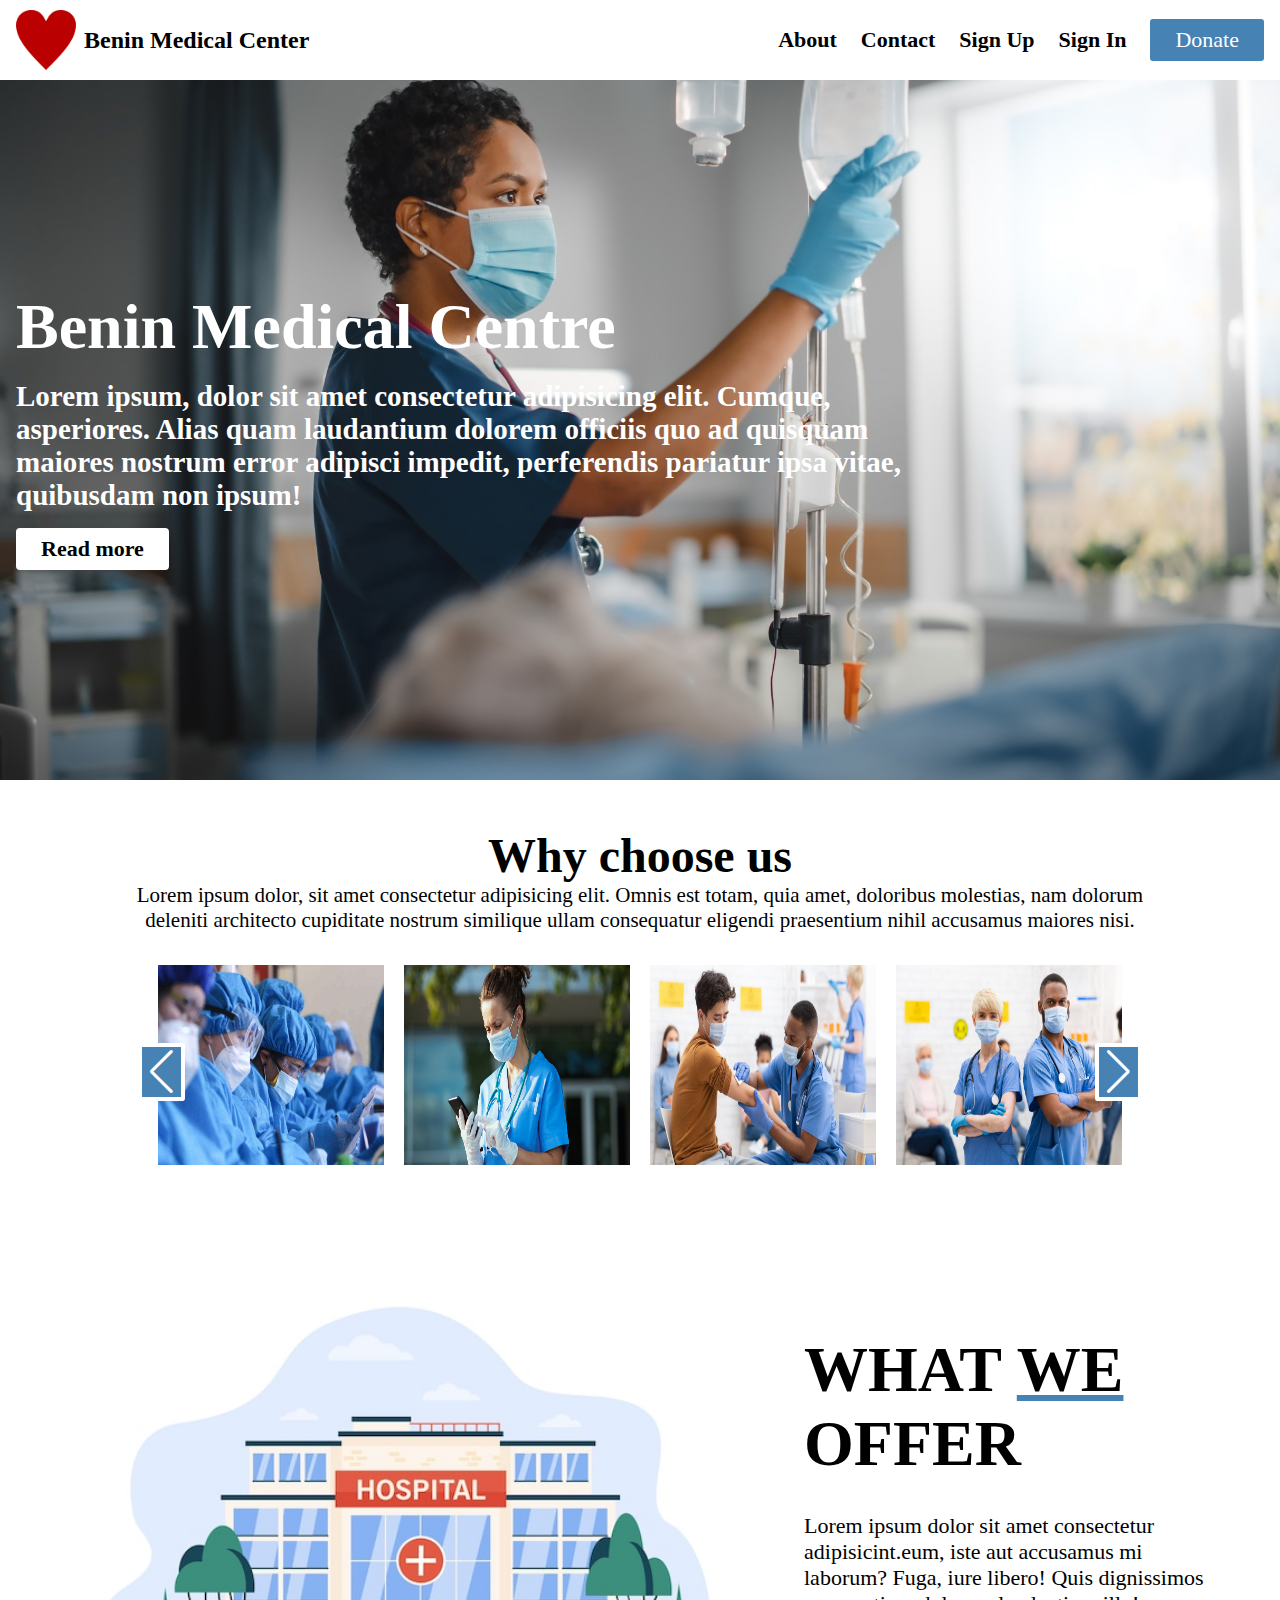
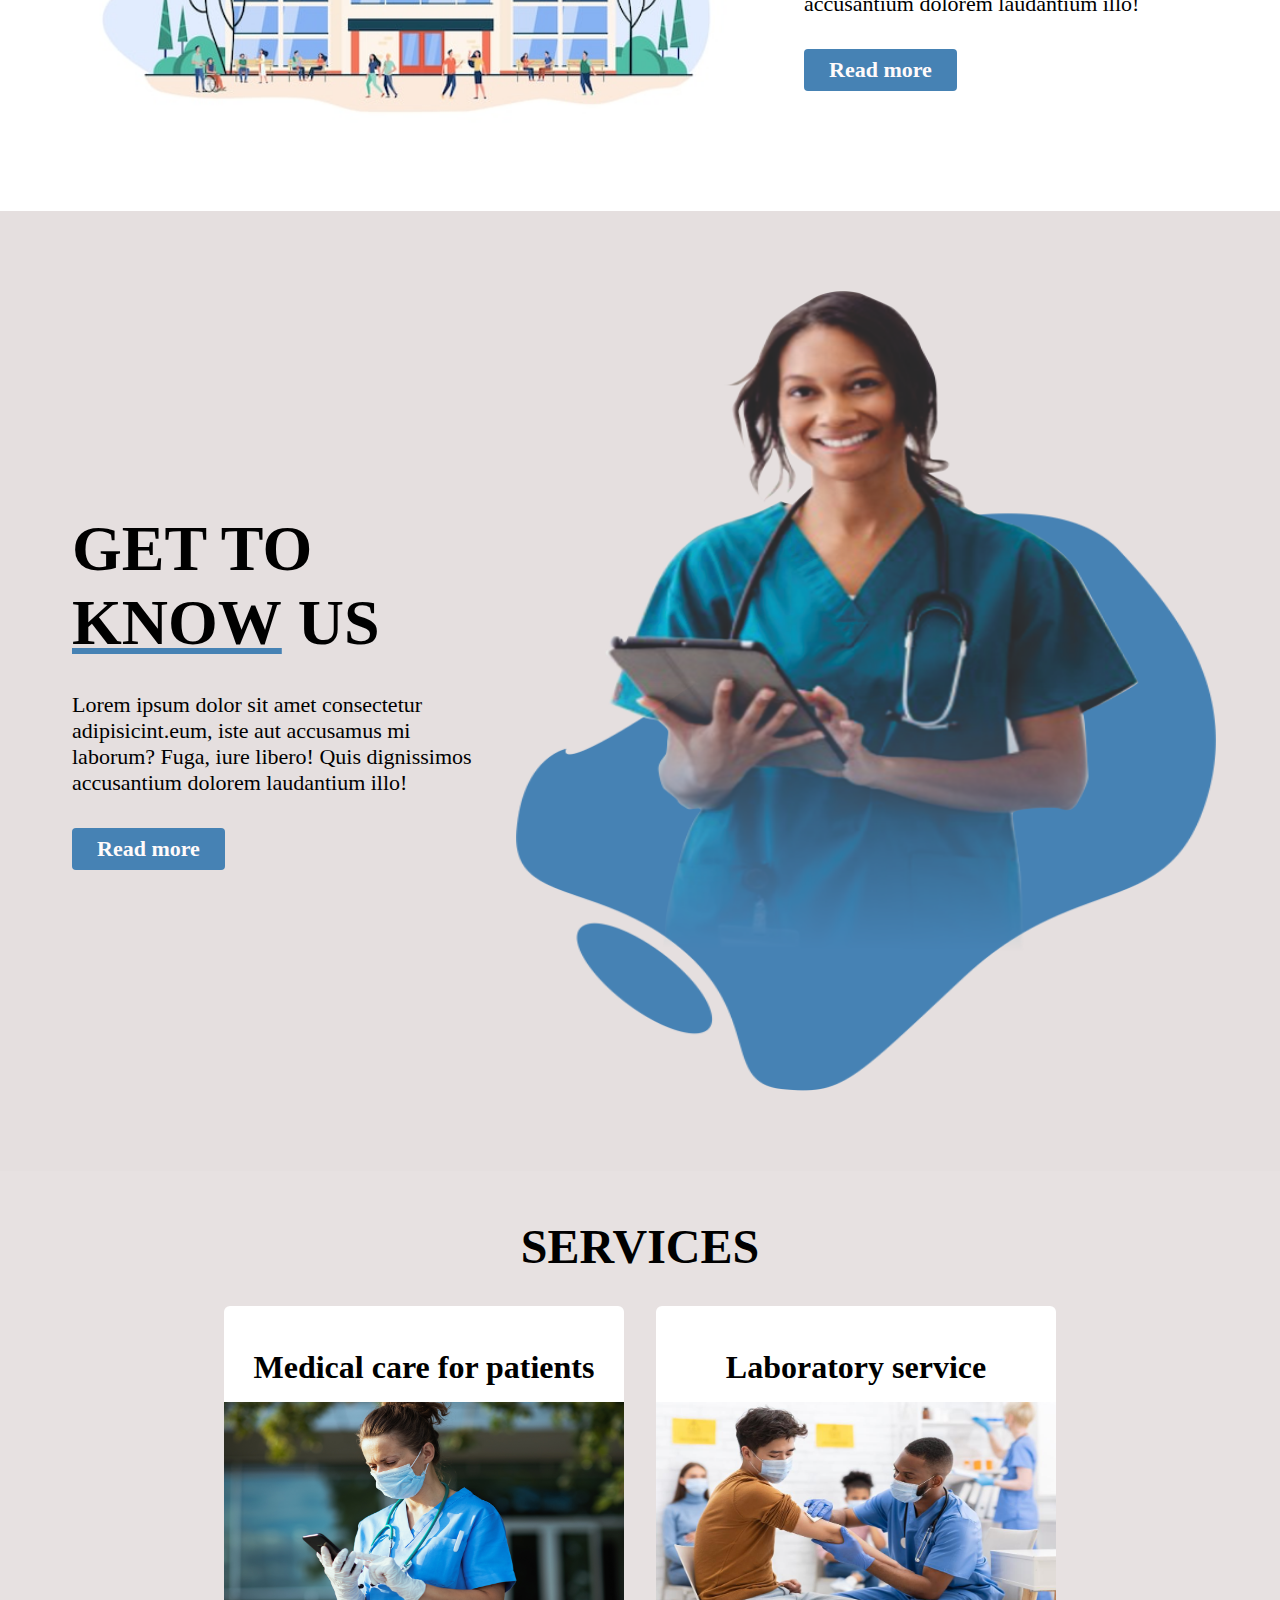
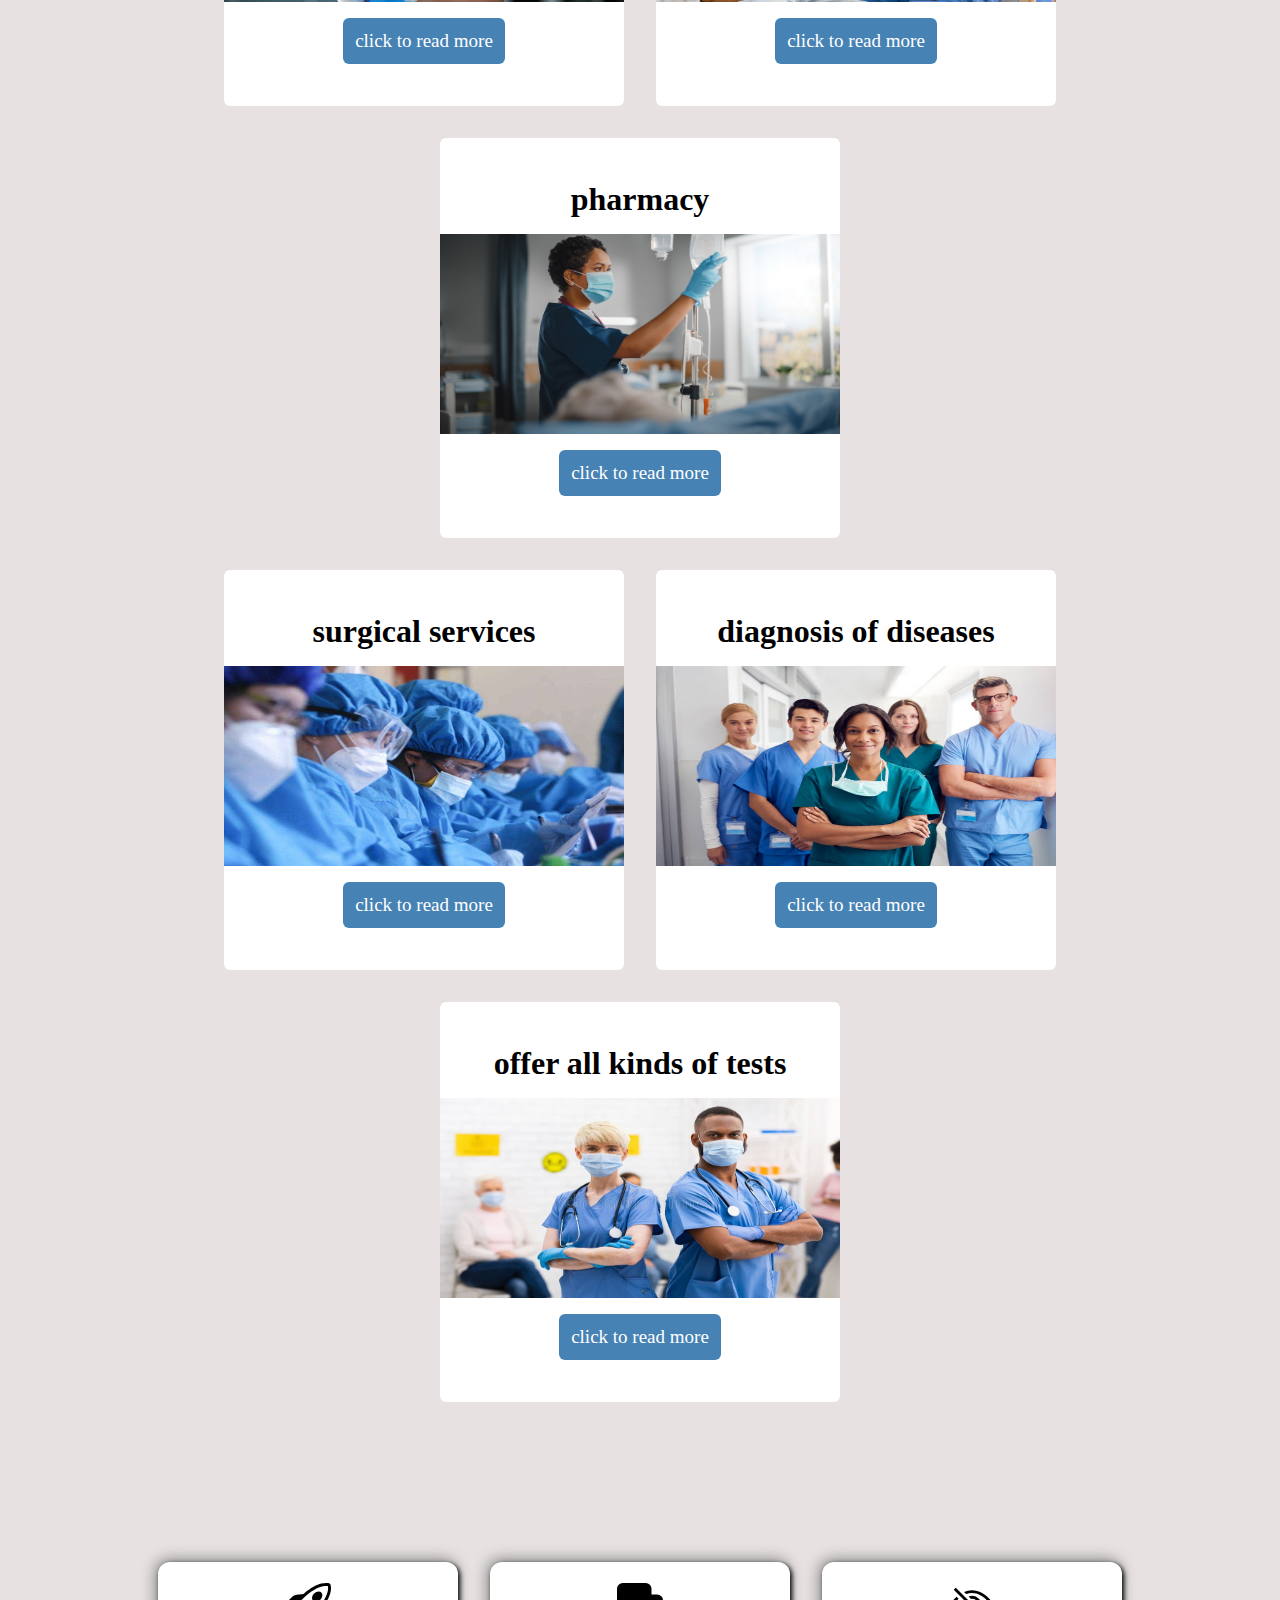
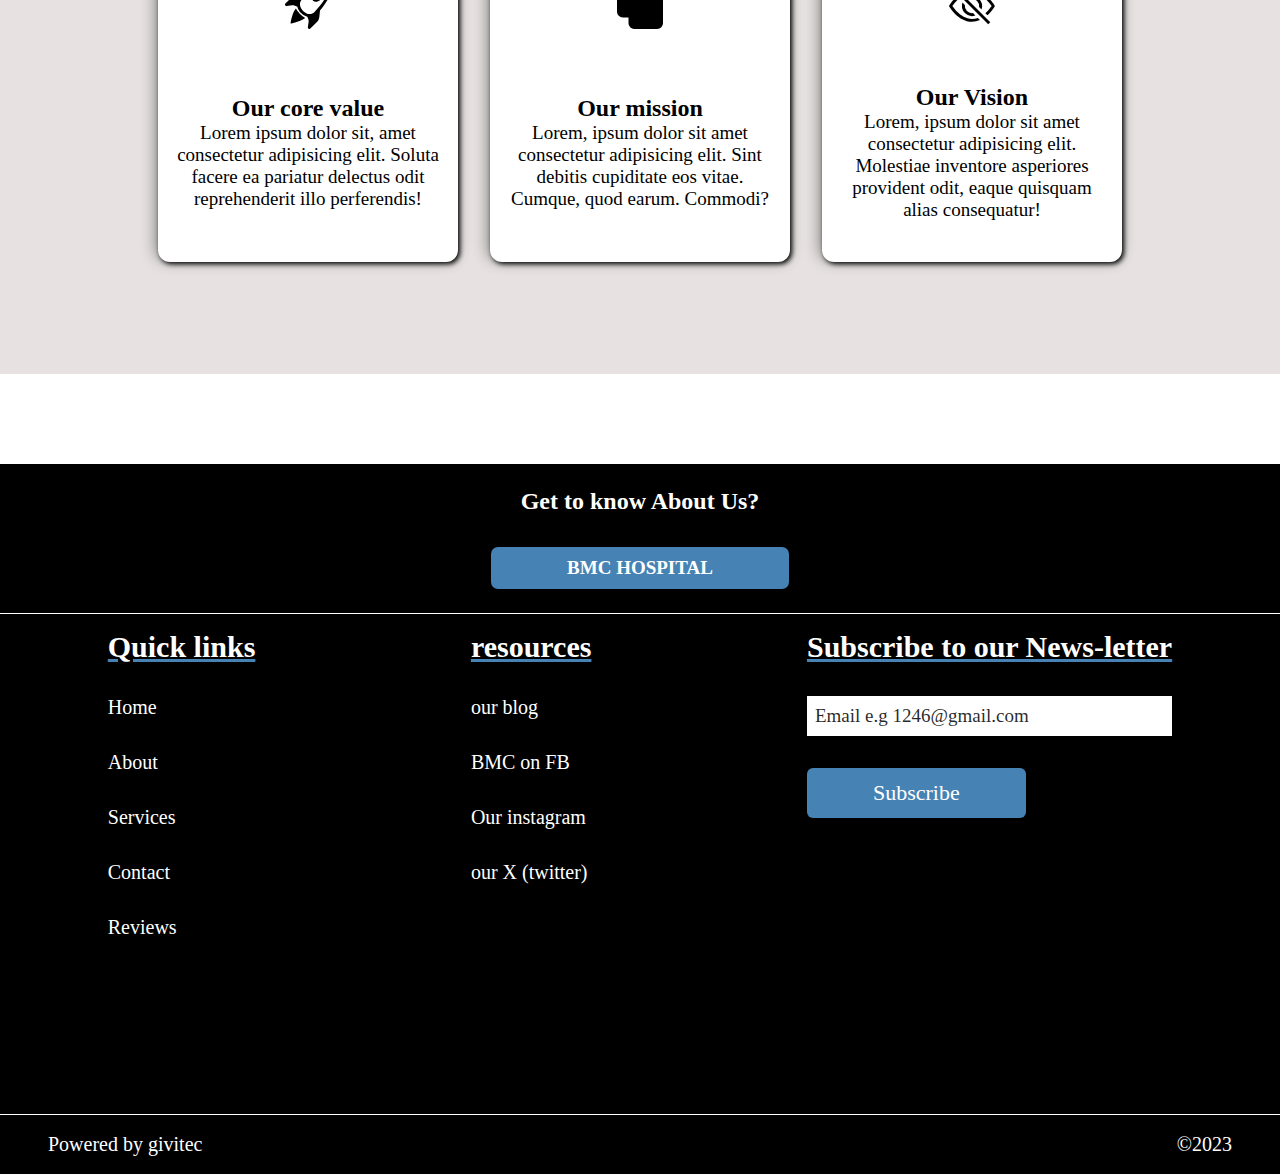
<file: bmc/index.html>
<!DOCTYPE html>
<html lang="en">
<head>
    <meta charset="UTF-8">
    <meta http-equiv="X-UA-Compatible" content="IE=edge">
    <meta name="viewport" content="width=device-width, initial-scale=1.0">
    <title>Document</title>
    <link rel="stylesheet" href="./css/swiper-bundle.min.css">
    <link rel="stylesheet" href="./css/style.css">
</head>
<body>
    <div class="loader">
        <p>loading... please wait</p>
        <div class="width-loader">
            <div class="loader-real"></div>
        </div>
    </div>

    <header>
        <nav>
            <div class="logo">
                <img src="./assets/lll.png" alt="" height="60px" width="60px">
                <div class="bmc-txt">
                    <h2>Benin Medical Center</h2>
                </div>
            </div>

            <ul>
                <li><a href="#about" class="abt">About</a></li>
                <li><a href="contact.html" class="">contact</a></li>
                <li><a href="signup.html"class="upclick">sign up</a></li>
                <li><a href="signin.html"class="inclick">sign in</a></li>
                <button class="donate">Donate</button>
            </ul>
        </nav>
    </header>
    <div class="header">
        <nav>
            <div class="logo">
                <img src="./assets/lll.png" alt="" height="60px" width="60px">
                <div class="bmc-txt">
                    <h2>Benin Medical Center</h2>
                </div>
            </div>

            <ul>
                <li><a href="#about" class="abt">About</a></li>
                <li><a href="contact.html" class="">contact</a></li>
                <li><a href="signup.html"class="upclick">sign up</a></li>
                <li><a href="signin.html"class="inclick">sign in</a></li>
                <button class="donate">Donate</button>
            </ul>
        </nav>
    </div>
<!-- BACKGROUND SECTION -->
<div class="containerS">
    <div class="slide-container2">
        <div class="swiper-wrapper">
            
    <div class="container hero1 swiper-slide">
        <div class="bg-img">
            <div class="bg-img-box">
                <div class="bmc-txt">
                    <h1>Benin Medical Centre</h1>
                <p>
                    Lorem ipsum, dolor sit amet consectetur adipisicing elit. Cumque, asperiores. Alias quam laudantium dolorem officiis quo ad quisquam maiores nostrum error adipisci impedit, perferendis pariatur ipsa vitae, quibusdam non ipsum!
                </p>
                <button class="read-more">Read more</button>
                </div>
            </div>
        </div>
    </div>

    <div class="container hero1 swiper-slide">
        <div class="bg-img">
            <div class="bg-img-box box2">
                <div class="bmc-txt">
                    <h1>Our Pharmacy Sector</h1>
                <p>
                    Lorem ipsum, dolor sit amet consectetur adipisicing elit. Cumque, asperiores. Alias quam laudantium dolorem officiis quo ad quisquam maiores nostrum error adipisci impedit, perferendis pariatur ipsa vitae, quibusdam non ipsum!
                </p>
                <button class="read-more">Read more</button>
                </div>
            </div>
        </div>
    </div>

    <div class="container hero1 swiper-slide">
        <div class="bg-img">
            <div class="bg-img-box box3">
                <div class="bmc-txt">
                    <h1>BMC laboratory</h1>
                <p>
                    Lorem ipsum, dolor sit amet consectetur adipisicing elit. Cumque, asperiores. Alias quam laudantium dolorem officiis quo ad quisquam maiores nostrum error adipisci impedit, perferendis pariatur ipsa vitae, quibusdam non ipsum!
                </p>
                <button class="read-more">Read more</button>
                </div>
            </div>
        </div>
    </div>

        </div>
    </div>
</div>

<div class="mobile-hero">
    <div class="mobile-container">
        <img src="./assets/nurse.png" alt="">
        <div class="mobile-txt">
            <h1>BMC</h1>
            <P>Lorem ipsum dolor sit amet consectetur adipisicing elit. Molestias provident dol
                or molestiae cupiditate? Quaerat animi voluptatum repudiandae aperiam vel. Totam
                 deleniti est ratione odit nisi, saepe corrupti voluptatum ipsa natus.
                </P>
                <button>Read more</button>
        </div>
    </div>
</div>

    <!-- end of hero -->

    <!-- why choose us -->

    <div class="offer">
        <div class="txtoffer">
            <div class="txt1">
                <h1>Why choose us</h1>
                <p>Lorem ipsum dolor, sit amet consectetur adipisicing elit. Omnis est totam, quia amet, doloribus molestias, nam dolorum deleniti architecto cupiditate nostrum similique ullam consequatur eligendi praesentium nihil accusamus maiores nisi.</p>
            </div>
            <section class="containerS swiper">
                <div class="slide-container">
                    <div class="card-wrapper swiper-wrapper">
                        <img src="./assets/working.jpeg" alt="" class="swiper-slide">
                        <img src="./assets/nurse.png" alt="" class="swiper-slide">
                        <img src="./assets/HELP.jpg" alt="" class="swiper-slide">
                        <img src="./assets/twodoc.jpg" alt="" class="swiper-slide">
        
                    </div>
                    <div class="swiper-button-next swiper-navBtn"></div>
                        <div class="swiper-button-prev swiper-navBtn"></div>
      
                </div>
            </section>
        </div>
    </div>

<div class="choose-container" id="about">
        <div class="parent-child-container">
            <div class="child-flex-box grid">
                <div class="img">
                    <img src="./assets/hos2.jpg" alt="">
                </div>
                <div class="choose-txt">
                    <h1>What <b>We</b> Offer</h1>
                    <p>Lorem ipsum dolor sit amet consectetur adipisicint.eum, iste aut accusamus mi laborum? Fuga, iure libero! Quis dignissimos accusantium dolorem laudantium illo!</p>
                    <button>Read more</button>
                </div>
                
            </div>
        </div>
    </div>

    <div class="choose-container grey">
        <div class="parent-child-container">
            <div class="child-flex-box">
              
                <div class="choose-txt">
                    <h1>Get to<b> know</b> Us</h1>
                    <p>Lorem ipsum dolor sit amet consectetur adipisicint.eum, iste aut accusamus mi laborum? Fuga, iure libero! Quis dignissimos accusantium dolorem laudantium illo!</p>
                    <button>Read more</button>
                </div>
                <div class="img">
                    <img src="./assets/nurse2.png" alt="" height="800px">
                </div>
                
            </div>
        </div>
    </div>

    <div class="bmc-service">
        <h1 class="h1">SERVICES</h1>
        <div class="bmc-service-child">
            <div class="bmc-service-child-box">
                <h1>Medical care for patients</h1>
                <img src="./assets/nurse.png" alt="">
                <button>click to read more</button>
            </div>
            <div class="bmc-service-child-box">
                <h1>Laboratory service</h1>
                <img src="./assets/HELP.jpg" alt="">
                <button>click to read more</button>
            </div>
            <div class="bmc-service-child-box">
                <h1>pharmacy</h1>
                <img src="./assets/drip.jpg" alt="">
                <button>click to read more</button>
            </div>
        </div>

        <div class="bmc-service-child">
            <div class="bmc-service-child-box">
                <h1>surgical services</h1>
                <img src="./assets/working.jpeg" alt="">
                <button>click to read more</button>
            </div>
            <div class="bmc-service-child-box">
                <h1>diagnosis of diseases</h1>
                <img src="./assets/people.jpg" alt="">
                <button>click to read more</button>
            </div>
            <div class="bmc-service-child-box">
                <h1>offer all kinds of tests</h1>
                <img src="./assets/twodoc.jpg" alt="">
                <button>click to read more</button>
            </div>
        </div>
    </div>

    
    <section class="services-container">
        <div class="flex-services">
            <div class="box-service">
                <svg xmlns="http://www.w3.org/2000/svg" width="46" height="46" fill="currentColor" class="bi bi-rocket-takeoff" viewBox="0 0 16 16">
                    <path d="M9.752 6.193c.599.6 1.73.437 2.528-.362.798-.799.96-1.932.362-2.531-.599-.6-1.73-.438-2.528.361-.798.8-.96 1.933-.362 2.532Z"/>
                    <path d="M15.811 3.312c-.363 1.534-1.334 3.626-3.64 6.218l-.24 2.408a2.56 2.56 0 0 1-.732 1.526L8.817 15.85a.51.51 0 0 1-.867-.434l.27-1.899c.04-.28-.013-.593-.131-.956a9.42 9.42 0 0 0-.249-.657l-.082-.202c-.815-.197-1.578-.662-2.191-1.277-.614-.615-1.079-1.379-1.275-2.195l-.203-.083a9.556 9.556 0 0 0-.655-.248c-.363-.119-.675-.172-.955-.132l-1.896.27A.51.51 0 0 1 .15 7.17l2.382-2.386c.41-.41.947-.67 1.524-.734h.006l2.4-.238C9.005 1.55 11.087.582 12.623.208c.89-.217 1.59-.232 2.08-.188.244.023.435.06.57.093.067.017.12.033.16.045.184.06.279.13.351.295l.029.073a3.475 3.475 0 0 1 .157.721c.055.485.051 1.178-.159 2.065Zm-4.828 7.475.04-.04-.107 1.081a1.536 1.536 0 0 1-.44.913l-1.298 1.3.054-.38c.072-.506-.034-.993-.172-1.418a8.548 8.548 0 0 0-.164-.45c.738-.065 1.462-.38 2.087-1.006ZM5.205 5c-.625.626-.94 1.351-1.004 2.09a8.497 8.497 0 0 0-.45-.164c-.424-.138-.91-.244-1.416-.172l-.38.054 1.3-1.3c.245-.246.566-.401.91-.44l1.08-.107-.04.039Zm9.406-3.961c-.38-.034-.967-.027-1.746.163-1.558.38-3.917 1.496-6.937 4.521-.62.62-.799 1.34-.687 2.051.107.676.483 1.362 1.048 1.928.564.565 1.25.941 1.924 1.049.71.112 1.429-.067 2.048-.688 3.079-3.083 4.192-5.444 4.556-6.987.183-.771.18-1.345.138-1.713a2.835 2.835 0 0 0-.045-.283 3.078 3.078 0 0 0-.3-.041Z"/>
                    <path d="M7.009 12.139a7.632 7.632 0 0 1-1.804-1.352A7.568 7.568 0 0 1 3.794 8.86c-1.102.992-1.965 5.054-1.839 5.18.125.126 3.936-.896 5.054-1.902Z"/>
                  </svg>
                <div class="service-child">
                    <h2 class="head">Our core value</h2>
                <p>Lorem ipsum dolor sit, amet consectetur adipisicing elit. Soluta facere ea pariatur delectus odit reprehenderit illo perferendis!</p>
                </div>
            </div>
    
            <div class="box-service">
                <svg xmlns="http://www.w3.org/2000/svg" width="46" height="46" fill="currentColor" class="bi bi-union" viewBox="0 0 16 16">
                    <path d="M0 2a2 2 0 0 1 2-2h8a2 2 0 0 1 2 2v2h2a2 2 0 0 1 2 2v8a2 2 0 0 1-2 2H6a2 2 0 0 1-2-2v-2H2a2 2 0 0 1-2-2V2z"/>
                  </svg>
                <div class="service-child">
                    <h2 class="head">Our mission</h2>
                <p>Lorem, ipsum dolor sit amet consectetur adipisicing elit. Sint debitis cupiditate eos vitae. Cumque, quod earum. Commodi?</p>
                </div>
            </div>
    
            <div class="box-service">
                <svg xmlns="http://www.w3.org/2000/svg" width="46" height="46" fill="currentColor" class="bi bi-eye-slash" viewBox="0 0 16 16">
                    <path d="M13.359 11.238C15.06 9.72 16 8 16 8s-3-5.5-8-5.5a7.028 7.028 0 0 0-2.79.588l.77.771A5.944 5.944 0 0 1 8 3.5c2.12 0 3.879 1.168 5.168 2.457A13.134 13.134 0 0 1 14.828 8c-.058.087-.122.183-.195.288-.335.48-.83 1.12-1.465 1.755-.165.165-.337.328-.517.486l.708.709z"/>
                    <path d="M11.297 9.176a3.5 3.5 0 0 0-4.474-4.474l.823.823a2.5 2.5 0 0 1 2.829 2.829l.822.822zm-2.943 1.299.822.822a3.5 3.5 0 0 1-4.474-4.474l.823.823a2.5 2.5 0 0 0 2.829 2.829z"/>
                    <path d="M3.35 5.47c-.18.16-.353.322-.518.487A13.134 13.134 0 0 0 1.172 8l.195.288c.335.48.83 1.12 1.465 1.755C4.121 11.332 5.881 12.5 8 12.5c.716 0 1.39-.133 2.02-.36l.77.772A7.029 7.029 0 0 1 8 13.5C3 13.5 0 8 0 8s.939-1.721 2.641-3.238l.708.709zm10.296 8.884-12-12 .708-.708 12 12-.708.708z"/>
                  </svg>
                <div class="service-child">
                    <h2 class="head">Our Vision</h2>
                    <p>Lorem, ipsum dolor sit amet consectetur adipisicing elit. Molestiae inventore asperiores provident odit, eaque quisquam alias consequatur!</p>
                </div>
            </div>
            </div>
    </section>

    <section class="footer">
        <div class="footer-one">
            <h2>Get to know About Us?</h2>
            <button class="us">BMC HOSPITAL</button>
        </div>
    
        <div class="footer2">
            <div class="flex-footer">
                <div class="one">
                    <h3>Quick links</h3>
                    <p>Home</p>
                    <p>About</p>
                    <p>Services</p>
                    <p>Contact</p>
                    <p>Reviews</p>
                </div>
    
                <div class="one" id="one">
                    <h3>resources</h3>
                    <p>our blog</p>
                    <p>BMC on FB</p>
                    <!-- <p>Our youtube</p> -->
                    <p>Our instagram</p>
                    <p>our X (twitter)</p>
                    </div>

                <div class="one Subscribe">
                    <h3>Subscribe to our News-letter</h3>
                    <input type="email" required placeholder="Email e.g 1246@gmail.com">
                    <button>Subscribe</button>
                </div>
            </div>
        </div>
    
        <footer><p>Powered by givitec</p> <p> &copy;2023</p></footer>
    </section>

    
    
</body>
</html>
<script src="./js/swiper-bundle.min.js"></script>
<script src="./js/index.js"></script>
<script>
    var swiper = new Swiper('.slide-container',{
        slidesPerView: 1,
        spaceBetween: 20,
        sliderPerGroup: 2,
        loop: true,
        // centerSlide: "true",
        fade: "true",
        grabCursor: "true",
        pagination: {
            el: ".swiper-pagination",
            clickable: true,
        },
        navigation: {
            nextEl: ".swiper-button-next",
            prevEl: ".swiper-button-prev"
        },
        breakpoints: {
            768: {
                slidesPerView: 3,
            },
            1000: {
                slidesPerView: 4,
            }
        },
        autoplay: {
            delay: 2000,
        },
    })
    </script>
    <script>
        var swiper = new Swiper('.slide-container2',{
            slidesPerView: 1,
            spaceBetween: 20,
            sliderPerGroup: 2,
            loop: true,
            // centerSlide: "true",
            fade: "true",
            grabCursor: "true",
            pagination: {
                el: ".swiper-pagination",
                clickable: true,
            },
            breakpoints: {
                768: {
                    slidesPerView: 1,
                },
                1000: {
                    slidesPerView: 1,
                }
            },
            autoplay: {
                delay: 5000,
            },
        })
        </script>
</file>
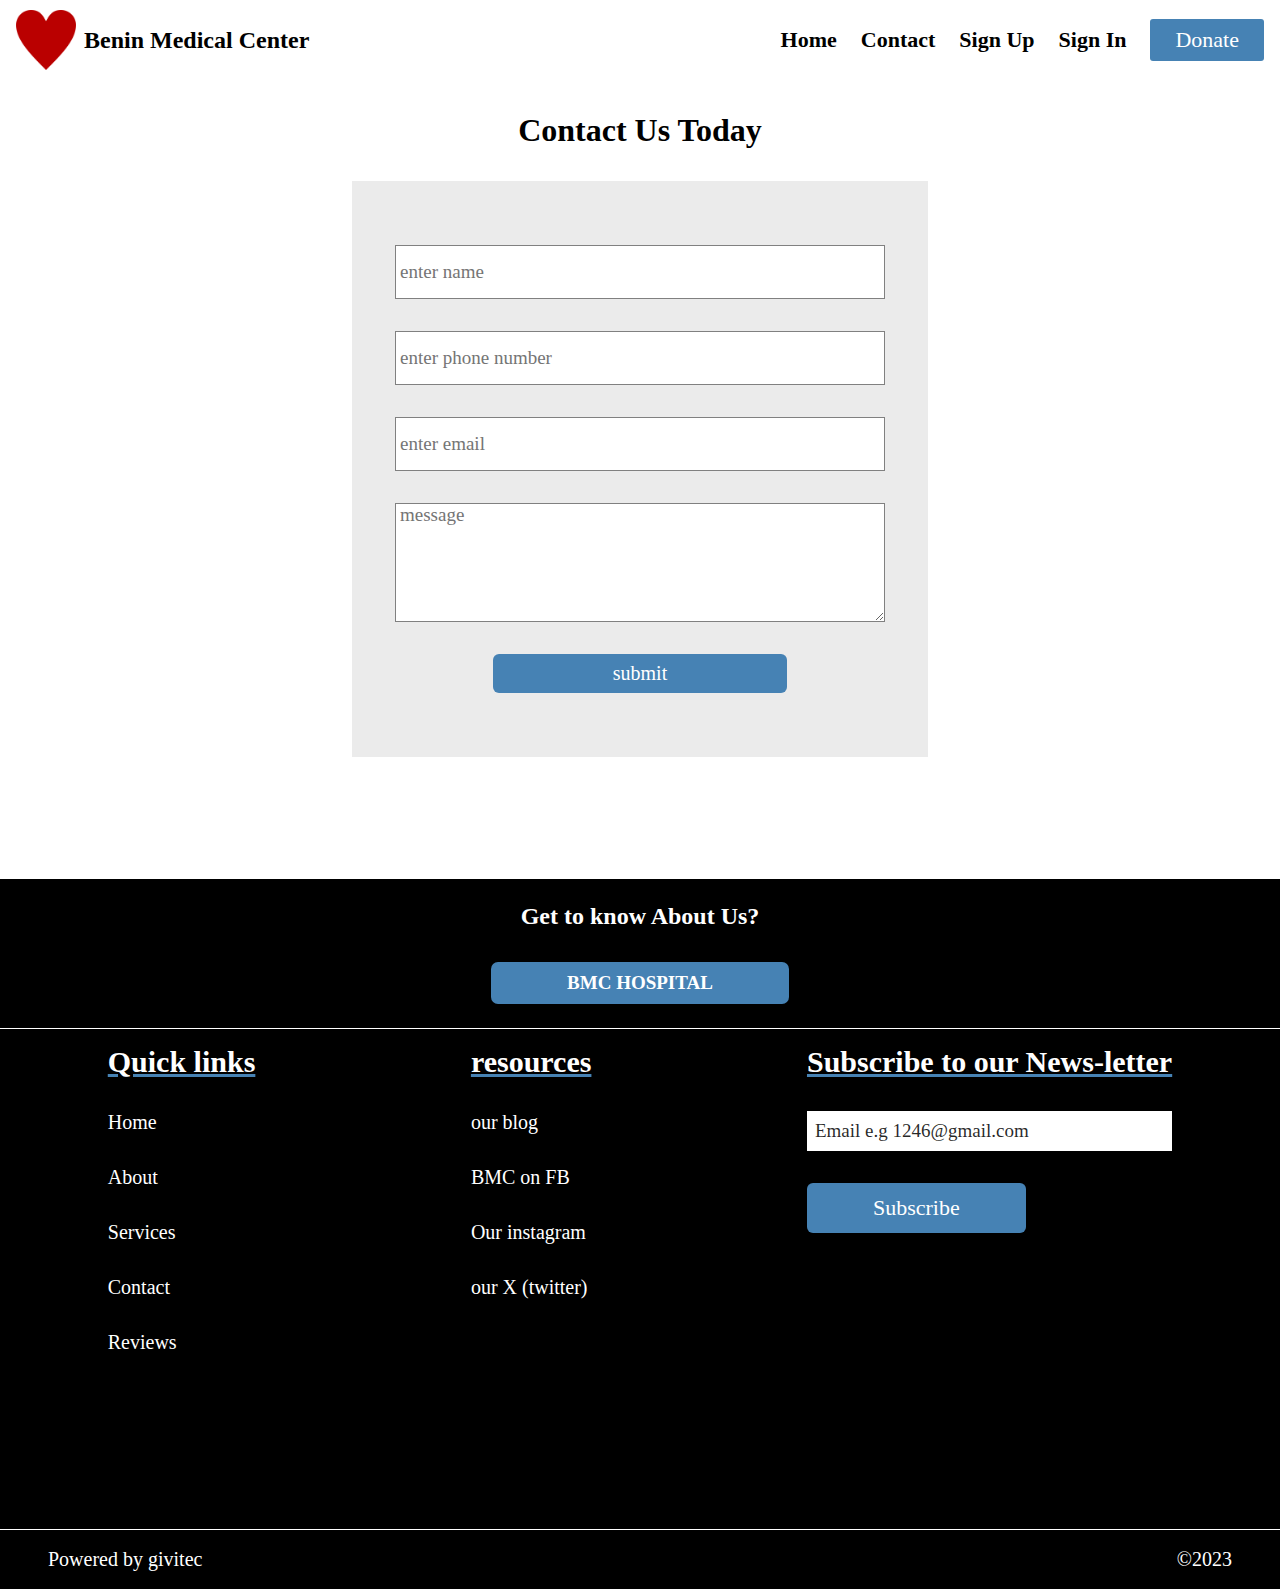
<file: bmc/contact.html>
<!DOCTYPE html>
<html lang="en">
<head>
    <meta charset="UTF-8">
    <meta http-equiv="X-UA-Compatible" content="IE=edge">
    <meta name="viewport" content="width=device-width, initial-scale=1.0">
    <link rel="stylesheet" href="./css/contact.css">
    <title>Document</title>
</head>
<body>
    <div class="loader">
        <p>loading... please wait</p>
        <div class="width-loader">
            <div class="loader-real"></div>
        </div>
    </div>

    <header>
        <nav>
            <div class="logo">
                <img src="./assets/lll.png" alt="" height="60px" width="60px">
                <div class="bmc-txt">
                    <h2>Benin Medical Center</h2>
                </div>
            </div>

            <ul>
                <li><a href="index.html" class="">Home</a></li>
                <li><a href="contact.html" class="">Contact</a></li>
                <li><a href="signup.html" class="">sign up</a></li>
                <li><a href="signin.html" class="">sign in</a></li>
                <button class="donate">Donate</button>
            </ul>
        </nav>
    </header>
    <div class="header">
        <nav>
            <div class="logo">
                <img src="./assets/lll.png" alt="" height="60px" width="60px">
                <div class="bmc-txt">
                    <h2>Benin Medical Center</h2>
                </div>
            </div>

            <ul>
                <li><a href="#about" class="abt">About</a></li>
                <li><a href="contact.html" class="">contact</a></li>
                <li><a href="signup.html"class="upclick">sign up</a></li>
                <li><a href="signin.html"class="inclick">sign in</a></li>
                <button class="donate">Donate</button>
            </ul>
        </nav>
    </div>

    <div class="container">
        <h1>Contact Us Today</h1>
        <div class="form-container">
            <div class="form">
                <form action="">
                    <input type="text" placeholder="enter name">
                    <input type="number" placeholder="enter phone number">
                    <input type="email" placeholder="enter email">
                    <textarea name="" id="" cols="71" rows="10" placeholder="message"></textarea>
                    <button>submit</button>
                </form>
                    <img src="./assets/nurse.png" alt="">
            </div>
        </div>
    </div>

    <section class="footer">
        <div class="footer-one">
            <h2>Get to know About Us?</h2>
            <button class="us">BMC HOSPITAL</button>
        </div>
    
        <div class="footer2">
            <div class="flex-footer">
                <div class="one">
                    <h3>Quick links</h3>
                    <p>Home</p>
                    <p>About</p>
                    <p>Services</p>
                    <p>Contact</p>
                    <p>Reviews</p>
                </div>
    
                <div class="one" id="one">
                    <h3>resources</h3>
                    <p>our blog</p>
                    <p>BMC on FB</p>
                    <!-- <p>Our youtube</p> -->
                    <p>Our instagram</p>
                    <p>our X (twitter)</p>
                    </div>

                <div class="one Subscribe">
                    <h3>Subscribe to our News-letter</h3>
                    <input type="email" required placeholder="Email e.g 1246@gmail.com">
                    <button>Subscribe</button>
                </div>
            </div>
        </div>
    
        <footer><p>Powered by givitec</p> <p> &copy;2023</p></footer>
    </section>
</body>
</html>
<script src="./js/contact.js"></script>
</file>
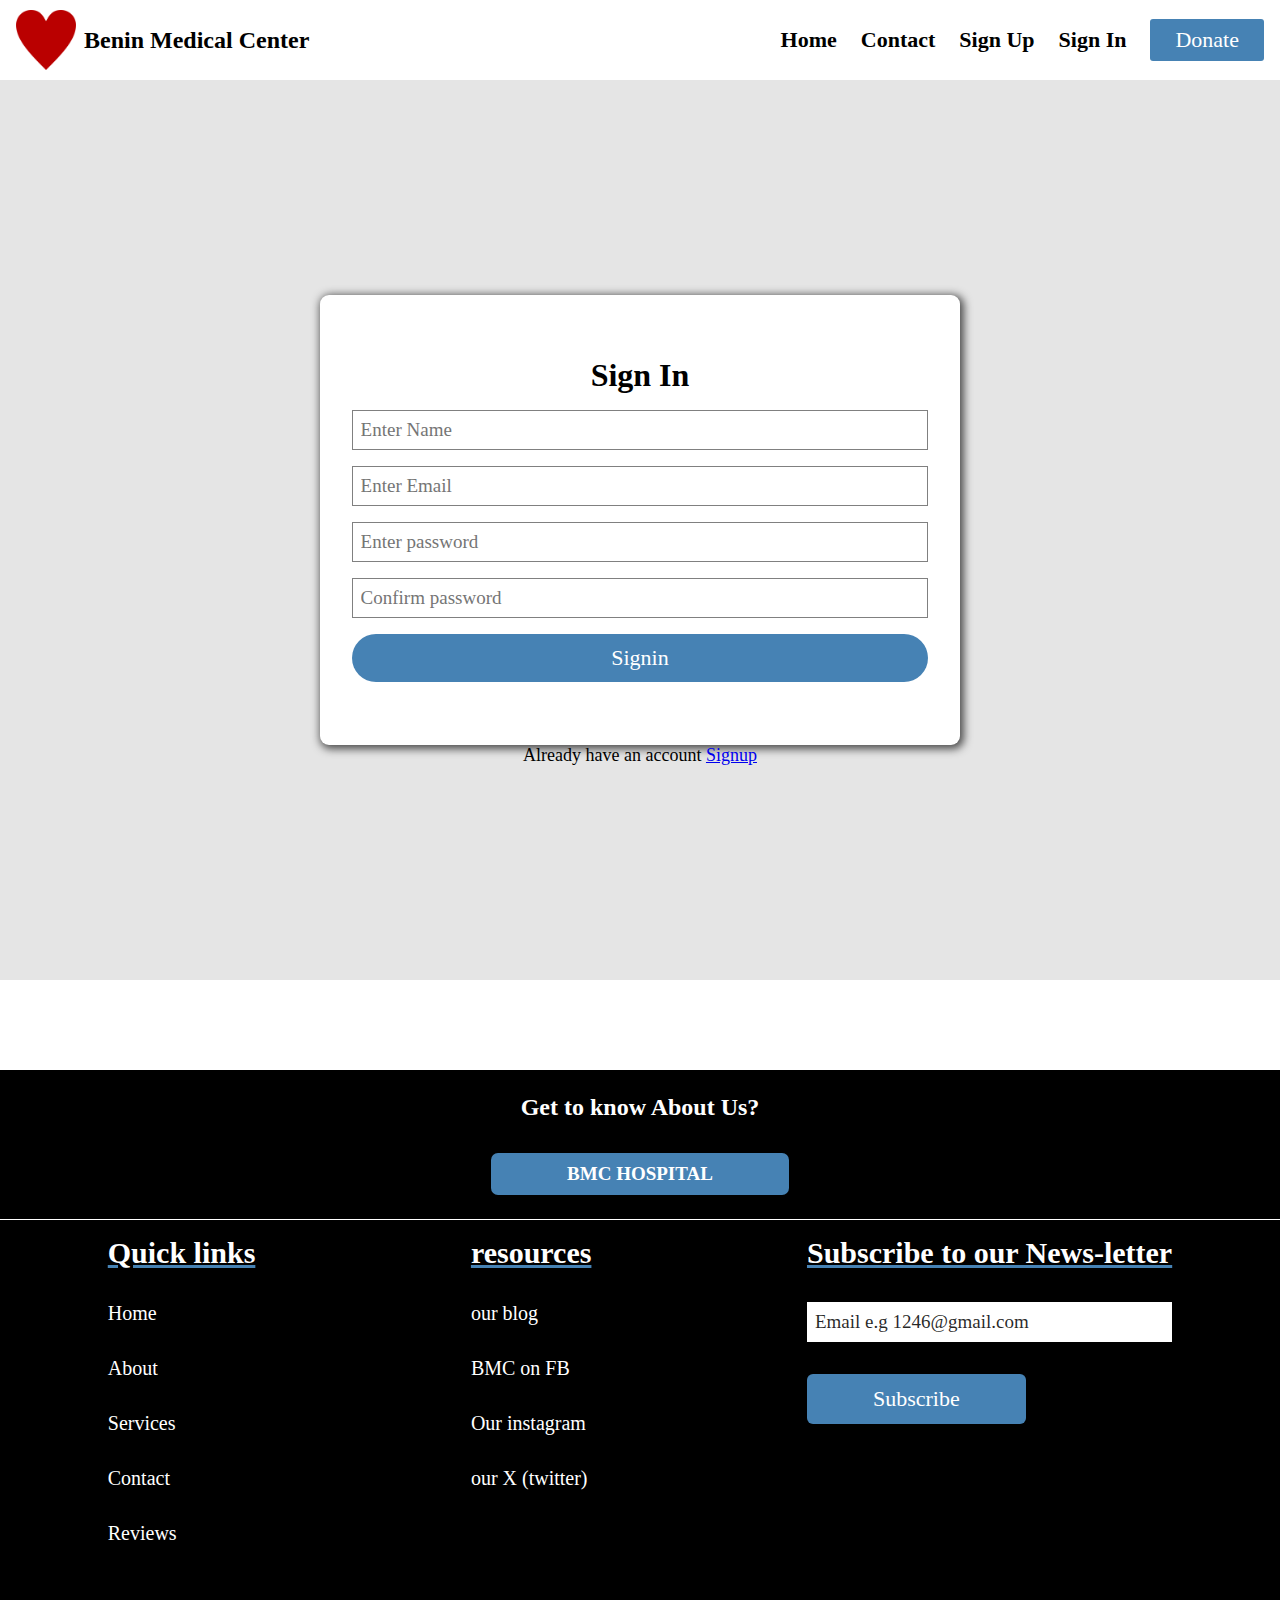
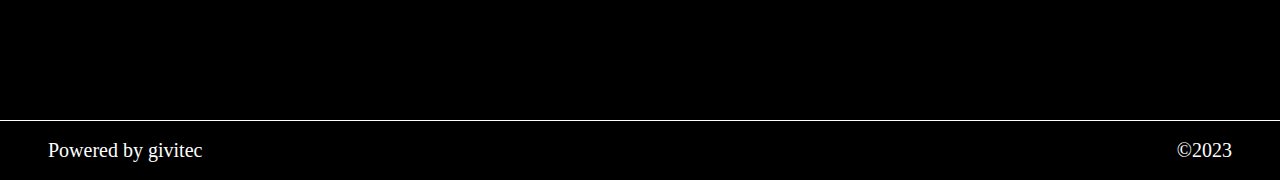
<file: bmc/signin.html>
<!DOCTYPE html>
<html lang="en">
<head>
    <meta charset="UTF-8">
    <meta http-equiv="X-UA-Compatible" content="IE=edge">
    <meta name="viewport" content="width=device-width, initial-scale=1.0">
    <title>Document</title>
    <link rel="stylesheet" href="./css/signin.css">
</head>
<body>
    <div class="loader">
        <p>loading... please wait</p>
        <div class="width-loader">
            <div class="loader-real"></div>
        </div>
    </div>

    <header>
        <nav>
            <div class="logo">
                <img src="./assets/lll.png" alt="" height="60px" width="60px">
                <div class="bmc-txt">
                    <h2>Benin Medical Center</h2>
                </div>
            </div>

            <ul>
                <li><a href="index.html" class="">Home</a></li>
                <li><a href="contact.html" class="">contact</a></li>
                <li><a href="signup.html"class="upclick">sign up</a></li>
                <li><a href="signin.html"class="inclick">sign in</a></li>
                <button class="donate">Donate</button>
            </ul>
        </nav>
    </header>
    <div class="header">
        <nav>
            <div class="logo">
                <img src="./assets/lll.png" alt="" height="60px" width="60px">
                <div class="bmc-txt">
                    <h2>Benin Medical Center</h2>
                </div>
            </div>

            <ul>
                <li><a href="#about" class="abt">About</a></li>
                <li><a href="contact.html" class="">contact</a></li>
                <li><a href="signup.html"class="upclick">sign up</a></li>
                <li><a href="signin.html"class="inclick">sign in</a></li>
                <button class="donate">Donate</button>
            </ul>
        </nav>
    </div>
    <div class="signin">
        <form action="">
            <h1>Sign In</h1>
            <input type="text" placeholder="Enter Name">
            <input type="email" placeholder="Enter Email">
            <input type="password" placeholder="Enter password">
            <input type="password" placeholder="Confirm password">
            <button>signin</button>
        </form>
        <p style="font-size: 18px;">Already have an account <a href="signup.html">Signup</a></p>
        </div>

    <section class="footer">
        <div class="footer-one">
            <h2>Get to know About Us?</h2>
            <button class="us">BMC HOSPITAL</button>
        </div>
    
        <div class="footer2">
            <div class="flex-footer">
                <div class="one">
                    <h3>Quick links</h3>
                    <p>Home</p>
                    <p>About</p>
                    <p>Services</p>
                    <p>Contact</p>
                    <p>Reviews</p>
                </div>
    
                <div class="one" id="one">
                    <h3>resources</h3>
                    <p>our blog</p>
                    <p>BMC on FB</p>
                    <!-- <p>Our youtube</p> -->
                    <p>Our instagram</p>
                    <p>our X (twitter)</p>
                    </div>

                <div class="one Subscribe">
                    <h3>Subscribe to our News-letter</h3>
                    <input type="email" required placeholder="Email e.g 1246@gmail.com">
                    <button>Subscribe</button>
                </div>
            </div>
        </div>
    
        <footer><p>Powered by givitec</p> <p> &copy;2023</p></footer>
    </section>
</body>
</html>
<script src="./js/signin.js"></script>
</file>
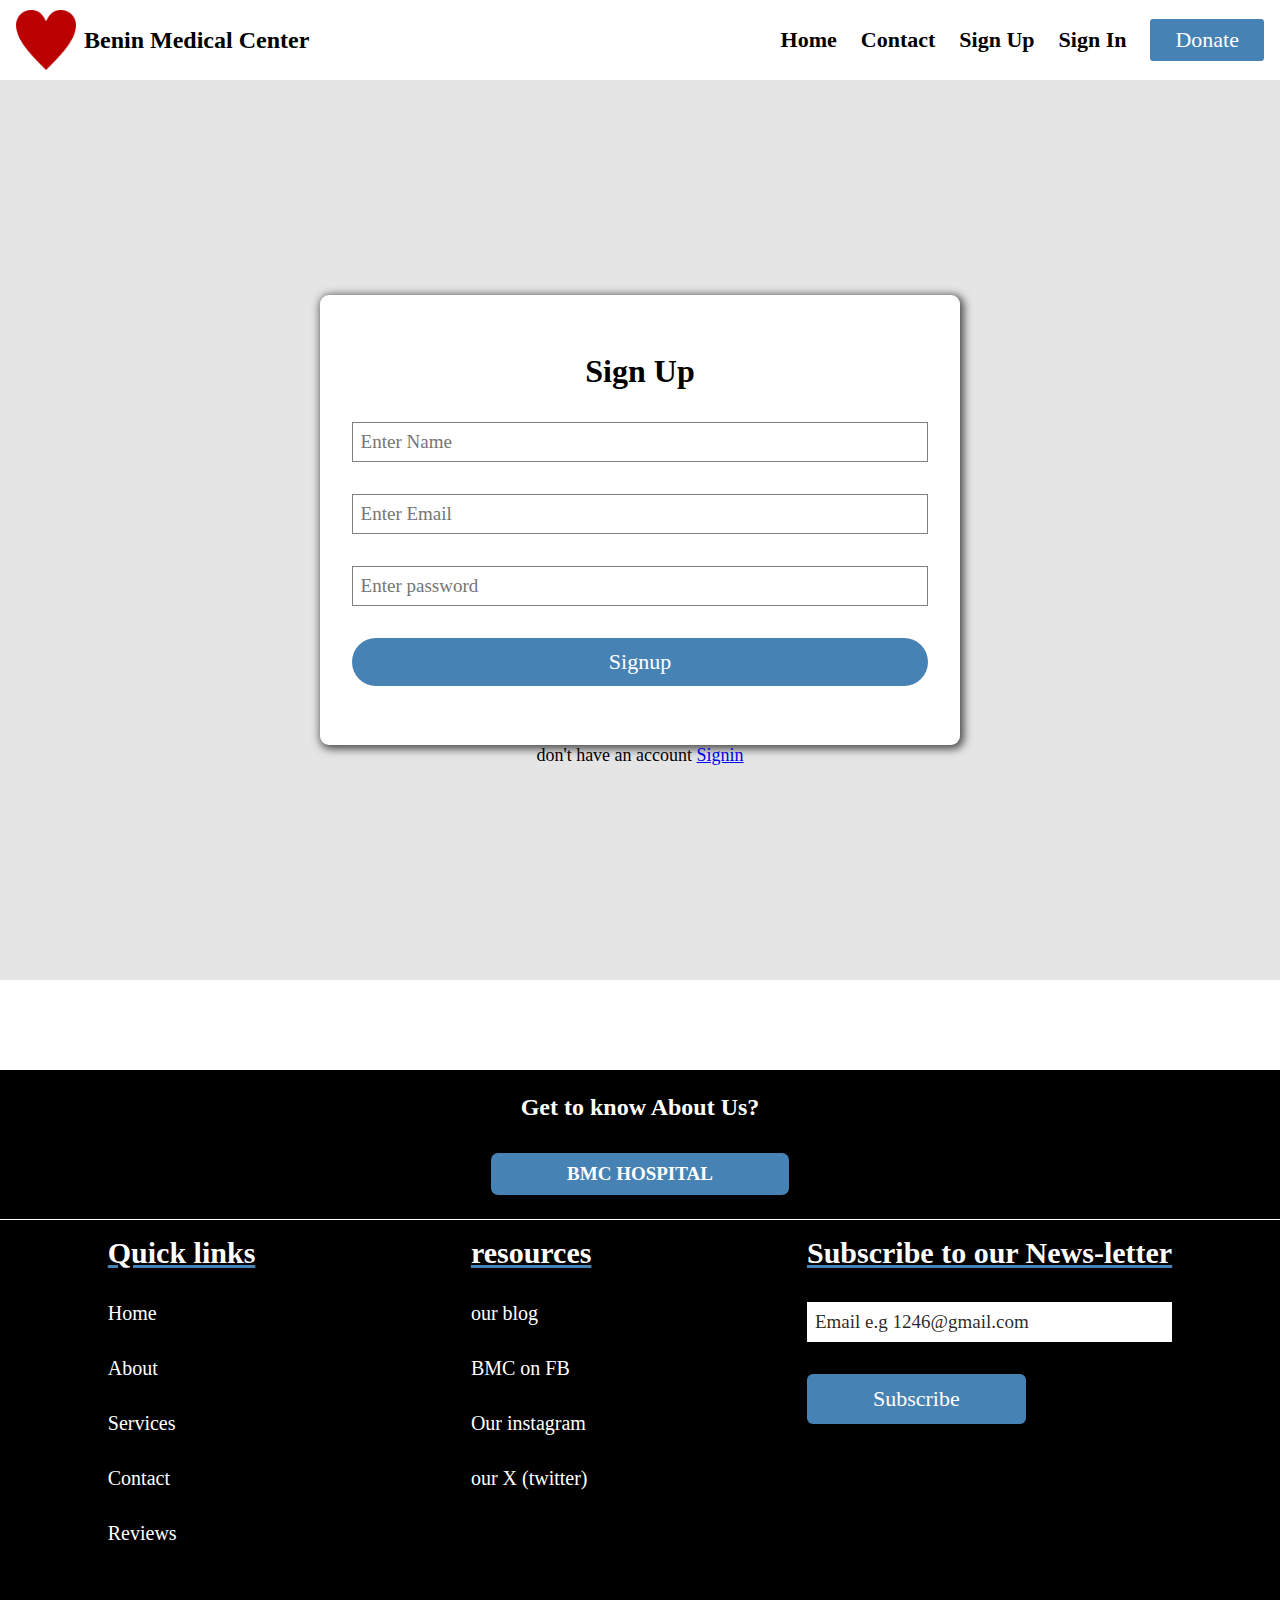
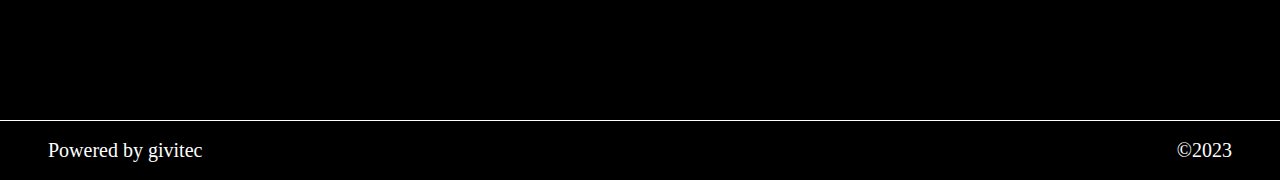
<file: bmc/signup.html>
<!DOCTYPE html>
<html lang="en">
<head>
    <meta charset="UTF-8">
    <meta http-equiv="X-UA-Compatible" content="IE=edge">
    <meta name="viewport" content="width=device-width, initial-scale=1.0">
    <title>Document</title>
    <link rel="stylesheet" href="./css/signup.css">
</head>
<body>
    <div class="loader">
        <p>loading... please wait</p>
        <div class="width-loader">
            <div class="loader-real"></div>
        </div>
    </div>

    <header>
        <nav>
            <div class="logo">
                <img src="./assets/lll.png" alt="" height="60px" width="60px">
                <div class="bmc-txt">
                    <h2>Benin Medical Center</h2>
                </div>
            </div>

            <ul>
                <li><a href="index.html" class="">Home</a></li>
                <li><a href="contact.html" class="">contact</a></li>
                <li><a href="signup.html"class="upclick">sign up</a></li>
                <li><a href="signin.html"class="inclick">sign in</a></li>
                <button class="donate">Donate</button>
            </ul>
        </nav>
    </header>
    <div class="header">
        <nav>
            <div class="logo">
                <img src="./assets/lll.png" alt="" height="60px" width="60px">
                <div class="bmc-txt">
                    <h2>Benin Medical Center</h2>
                </div>
            </div>

            <ul>
                <li><a href="#about" class="abt">About</a></li>
                <li><a href="contact.html" class="">contact</a></li>
                <li><a href="signup.html"class="upclick">sign up</a></li>
                <li><a href="signin.html"class="inclick">sign in</a></li>
                <button class="donate">Donate</button>
            </ul>
        </nav>
    </div>
    <div class="signup">
        <form action="">
            <h1>Sign Up</h1>
            <input type="text" placeholder="Enter Name">
        <input type="email" placeholder="Enter Email">
        <input type="password" placeholder="Enter password">
        <button>signup</button>
        </form>
        <p style="font-size: 18px;">don't have an account <a href="signin.html">Signin</a></p>
    </div>

    <section class="footer">
        <div class="footer-one">
            <h2>Get to know About Us?</h2>
            <button class="us">BMC HOSPITAL</button>
        </div>
    
        <div class="footer2">
            <div class="flex-footer">
                <div class="one">
                    <h3>Quick links</h3>
                    <p>Home</p>
                    <p>About</p>
                    <p>Services</p>
                    <p>Contact</p>
                    <p>Reviews</p>
                </div>
    
                <div class="one" id="one">
                    <h3>resources</h3>
                    <p>our blog</p>
                    <p>BMC on FB</p>
                    <!-- <p>Our youtube</p> -->
                    <p>Our instagram</p>
                    <p>our X (twitter)</p>
                    </div>

                <div class="one Subscribe">
                    <h3>Subscribe to our News-letter</h3>
                    <input type="email" required placeholder="Email e.g 1246@gmail.com">
                    <button>Subscribe</button>
                </div>
            </div>
        </div>
    
        <footer><p>Powered by givitec</p> <p> &copy;2023</p></footer>
    </section>
</body>
</html>
<script src="./js/signup.js"></script>
</file>
<file: bmc/css/style.css>
* {
  margin: 0;
  padding: 0;
  scroll-behavior: smooth;
  -webkit-box-sizing: border-box;
          box-sizing: border-box;
  font-family: calibri;
}

.loader {
  width: 100%;
  position: fixed;
  background-color: white;
  height: 100vh;
  display: -webkit-box;
  display: -ms-flexbox;
  display: flex;
  top: 0;
  z-index: 9999;
  left: 0;
  right: 0;
  -webkit-box-pack: center;
      -ms-flex-pack: center;
          justify-content: center;
  -webkit-box-align: center;
      -ms-flex-align: center;
          align-items: center;
  -webkit-box-orient: vertical;
  -webkit-box-direction: reverse;
      -ms-flex-direction: column-reverse;
          flex-direction: column-reverse;
}

.loader p {
  font-size: 22px;
}

.loader .width-loader {
  border: 2px solid steelblue;
  width: 70%;
  border-radius: 3px;
  height: 40px;
}

.loader .width-loader .loader-real {
  width: 100%;
  height: 100%;
  background-color: steelblue;
  border-radius: 3px;
  -webkit-animation: 9s infinite load;
          animation: 9s infinite load;
}

@-webkit-keyframes load {
  from {
    width: 0%;
  }
  to {
    width: 100%;
  }
}

@keyframes load {
  from {
    width: 0%;
  }
  to {
    width: 100%;
  }
}

header {
  display: -webkit-box;
  display: -ms-flexbox;
  display: flex;
  height: 80px;
  width: 100%;
  -webkit-box-pack: center;
      -ms-flex-pack: center;
          justify-content: center;
  position: -webkit-sticky;
  position: sticky;
  background-color: white;
  top: 0;
  left: 0;
  right: 0;
  -webkit-box-align: center;
      -ms-flex-align: center;
          align-items: center;
  z-index: 999;
}

header nav {
  display: -webkit-box;
  display: -ms-flexbox;
  display: flex;
  width: 100%;
  height: 100%;
  -webkit-box-pack: center;
      -ms-flex-pack: center;
          justify-content: center;
  padding: 1em;
  -webkit-box-align: center;
      -ms-flex-align: center;
          align-items: center;
  -webkit-box-pack: justify;
      -ms-flex-pack: justify;
          justify-content: space-between;
}

header nav .logo {
  display: -webkit-box;
  display: -ms-flexbox;
  display: flex;
  gap: 8px;
  -webkit-box-pack: center;
      -ms-flex-pack: center;
          justify-content: center;
  -webkit-box-align: center;
      -ms-flex-align: center;
          align-items: center;
  height: 100%;
}

header nav ul {
  display: -webkit-box;
  display: -ms-flexbox;
  display: flex;
  gap: 1.5em;
  -webkit-box-pack: center;
      -ms-flex-pack: center;
          justify-content: center;
  -webkit-box-align: center;
      -ms-flex-align: center;
          align-items: center;
  height: 100%;
}

header nav ul li {
  list-style-type: none;
}

header nav ul li a {
  color: black;
  text-decoration: none;
  font-size: 22px;
  font-weight: 600;
  text-transform: capitalize;
}

header nav ul button {
  width: -webkit-fit-content;
  width: -moz-fit-content;
  width: fit-content;
  height: -webkit-fit-content;
  height: -moz-fit-content;
  height: fit-content;
  background-color: steelblue;
  color: white;
  border: none;
  outline: none;
  padding: 8px 25px;
  border-radius: 3px;
  cursor: pointer;
  font-size: 22px;
}

.header {
  display: -webkit-box;
  display: -ms-flexbox;
  display: flex;
  height: 80px;
  width: 100%;
  -webkit-box-pack: center;
      -ms-flex-pack: center;
          justify-content: center;
  position: -webkit-sticky;
  position: sticky;
  background-color: white;
  top: 0;
  left: 0;
  right: 0;
  -webkit-box-align: center;
      -ms-flex-align: center;
          align-items: center;
  display: none;
  z-index: 999;
}

.header nav {
  display: -webkit-box;
  display: -ms-flexbox;
  display: flex;
  width: 100%;
  height: 100%;
  -webkit-box-pack: center;
      -ms-flex-pack: center;
          justify-content: center;
  padding: 1em;
  -webkit-box-align: center;
      -ms-flex-align: center;
          align-items: center;
  -webkit-box-pack: justify;
      -ms-flex-pack: justify;
          justify-content: space-between;
}

.header nav .logo {
  display: -webkit-box;
  display: -ms-flexbox;
  display: flex;
  gap: 8px;
  display: none;
  -webkit-box-pack: center;
      -ms-flex-pack: center;
          justify-content: center;
  -webkit-box-align: center;
      -ms-flex-align: center;
          align-items: center;
  height: 100%;
}

.header nav ul {
  display: -webkit-box;
  display: -ms-flexbox;
  display: flex;
  gap: 1.5em;
  width: 100%;
  -webkit-box-pack: center;
      -ms-flex-pack: center;
          justify-content: center;
  -webkit-box-align: center;
      -ms-flex-align: center;
          align-items: center;
  height: 100%;
}

.header nav ul li {
  list-style-type: none;
}

.header nav ul li a {
  color: black;
  text-decoration: none;
  font-size: 22px;
  font-weight: 600;
  text-transform: capitalize;
}

.header nav ul button {
  width: -webkit-fit-content;
  width: -moz-fit-content;
  width: fit-content;
  height: -webkit-fit-content;
  height: -moz-fit-content;
  height: fit-content;
  background-color: steelblue;
  color: white;
  border: none;
  outline: none;
  padding: 8px 25px;
  border-radius: 3px;
  cursor: pointer;
  font-size: 22px;
}

.mobile-hero {
  display: none;
}

.container {
  height: -webkit-fit-content;
  height: -moz-fit-content;
  height: fit-content;
  display: -webkit-box;
  display: -ms-flexbox;
  display: flex;
  -webkit-box-pack: center;
      -ms-flex-pack: center;
          justify-content: center;
  -webkit-box-align: center;
      -ms-flex-align: center;
          align-items: center;
}

.container .bg-img {
  height: -webkit-fit-content;
  height: -moz-fit-content;
  height: fit-content;
  width: 100%;
  background-color: red;
}

.container .bg-img .bg-img-box {
  background: url(../assets/drip.jpg);
  background-size: cover;
  height: 700px;
  background-position: left;
  display: -webkit-box;
  display: -ms-flexbox;
  display: flex;
  -webkit-box-align: center;
      -ms-flex-align: center;
          align-items: center;
}

.container .bg-img .box2 {
  background: url(../assets/nurse.png);
  background-size: cover;
}

.container .bg-img .box3 {
  background: url(../assets/working.jpeg);
  background-size: cover;
}

.container .bg-img .box3 .bmc-txt {
  color: white;
}

.container .bg-img .bmc-txt {
  width: 75%;
  height: -webkit-fit-content;
  height: -moz-fit-content;
  height: fit-content;
  padding: 8em 3em;
  display: -webkit-box;
  display: -ms-flexbox;
  display: flex;
  -webkit-box-orient: vertical;
  -webkit-box-direction: normal;
      -ms-flex-direction: column;
          flex-direction: column;
  padding-left: 1em;
  gap: 1em;
  color: white;
}

.container .bg-img .bmc-txt h1 {
  font-size: 4em;
  font-family: arial black;
}

.container .bg-img .bmc-txt p {
  font-size: 29px;
  font-weight: 600;
}

.container .bg-img .bmc-txt button {
  width: -webkit-fit-content;
  width: -moz-fit-content;
  width: fit-content;
  height: -webkit-fit-content;
  height: -moz-fit-content;
  height: fit-content;
  background-color: white;
  border: none;
  font-weight: 600;
  color: black;
  outline: none;
  padding: 8px 25px;
  border-radius: 4px;
  width: fit-content;
  cursor: pointer;
  font-size: 22px;
  content: '';
  -webkit-transition: .4s;
  transition: .4s;
}

.choose-container {
  height: -webkit-fit-content;
  height: -moz-fit-content;
  height: fit-content;
  padding: 5em 0;
  display: -webkit-box;
  display: -ms-flexbox;
  display: flex;
  -webkit-box-pack: center;
      -ms-flex-pack: center;
          justify-content: center;
  -webkit-box-align: center;
      -ms-flex-align: center;
          align-items: center;
  width: 100%;
}

.choose-container .parent-child-container {
  display: -webkit-box;
  display: -ms-flexbox;
  display: flex;
  -webkit-box-pack: center;
      -ms-flex-pack: center;
          justify-content: center;
  -webkit-box-align: center;
      -ms-flex-align: center;
          align-items: center;
  width: 100%;
}

.choose-container .parent-child-container .child-flex-box {
  display: -webkit-box;
  display: -ms-flexbox;
  display: flex;
  gap: 2em;
  width: 90%;
  -webkit-box-pack: center;
      -ms-flex-pack: center;
          justify-content: center;
  -webkit-box-align: center;
      -ms-flex-align: center;
          align-items: center;
}

.choose-container .parent-child-container .child-flex-box .img {
  width: -webkit-fit-content;
  width: -moz-fit-content;
  width: fit-content;
  height: -webkit-fit-content;
  height: -moz-fit-content;
  height: fit-content;
  display: -webkit-box;
  display: -ms-flexbox;
  display: flex;
  -webkit-box-pack: center;
      -ms-flex-pack: center;
          justify-content: center;
  -webkit-box-align: center;
      -ms-flex-align: center;
          align-items: center;
}

.choose-container .parent-child-container .child-flex-box .img img {
  width: 700px;
  height: 40%px;
}

.choose-container .parent-child-container .child-flex-box .choose-txt {
  height: -webkit-fit-content;
  height: -moz-fit-content;
  height: fit-content;
  padding: 8px;
  display: -webkit-box;
  display: -ms-flexbox;
  display: flex;
  -webkit-box-orient: vertical;
  -webkit-box-direction: normal;
      -ms-flex-direction: column;
          flex-direction: column;
  gap: 2em;
}

.choose-container .parent-child-container .child-flex-box .choose-txt h1 {
  font-size: 4em;
  text-transform: uppercase;
}

.choose-container .parent-child-container .child-flex-box .choose-txt h1 b {
  text-decoration: underline;
  -webkit-text-decoration-color: steelblue;
          text-decoration-color: steelblue;
}

.choose-container .parent-child-container .child-flex-box .choose-txt p {
  font-size: 22px;
  font-weight: 500;
}

.choose-container .parent-child-container .child-flex-box .choose-txt button {
  width: -webkit-fit-content;
  width: -moz-fit-content;
  width: fit-content;
  height: -webkit-fit-content;
  height: -moz-fit-content;
  height: fit-content;
  background-color: steelblue;
  border: none;
  font-weight: 600;
  color: snow;
  outline: none;
  padding: 8px 25px;
  border-radius: 4px;
  width: fit-content;
  cursor: pointer;
  font-size: 22px;
  content: '';
  -webkit-transition: .4s;
  transition: .4s;
}

.offer {
  width: 100%;
  height: -webkit-fit-content;
  height: -moz-fit-content;
  height: fit-content;
  padding: 3em 0;
  display: -webkit-box;
  display: -ms-flexbox;
  display: flex;
  -webkit-box-pack: center;
      -ms-flex-pack: center;
          justify-content: center;
  -webkit-box-align: center;
      -ms-flex-align: center;
          align-items: center;
}

.offer .txtoffer {
  width: 80%;
  display: -webkit-box;
  display: -ms-flexbox;
  display: flex;
  -webkit-box-pack: center;
      -ms-flex-pack: center;
          justify-content: center;
  -webkit-box-align: center;
      -ms-flex-align: center;
          align-items: center;
  -webkit-box-orient: vertical;
  -webkit-box-direction: normal;
      -ms-flex-direction: column;
          flex-direction: column;
  gap: 2em;
}

.offer .txtoffer .txt1 {
  width: 100%;
  display: -webkit-box;
  display: -ms-flexbox;
  display: flex;
  -webkit-box-orient: vertical;
  -webkit-box-direction: normal;
      -ms-flex-direction: column;
          flex-direction: column;
  -webkit-box-pack: center;
      -ms-flex-pack: center;
          justify-content: center;
  -webkit-box-align: center;
      -ms-flex-align: center;
          align-items: center;
}

.offer .txtoffer .txt1 h1 {
  font-size: 3em;
}

.offer .txtoffer .txt1 p {
  text-align: center;
  font-size: 21px;
  font-weight: 400;
}

.offer .txtoffer .containerS {
  /* max-width: 1120px; */
  width: 100%;
  display: -webkit-box;
  display: -ms-flexbox;
  display: flex;
  -webkit-box-pack: center;
      -ms-flex-pack: center;
          justify-content: center;
  -webkit-box-align: center;
      -ms-flex-align: center;
          align-items: center;
  height: -webkit-fit-content;
  height: -moz-fit-content;
  height: fit-content;
}

.offer .txtoffer .containerS .slide-container {
  margin: 0 30px;
  overflow: hidden;
}

.offer .txtoffer .containerS .slide-container .swiper-wrapper img {
  width: 40%;
  height: 200px;
}

.offer .txtoffer .containerS .swiper-navBtn {
  color: white;
  height: -webkit-fit-content;
  height: -moz-fit-content;
  height: fit-content;
  width: -webkit-fit-content;
  width: -moz-fit-content;
  width: fit-content;
  padding: .2em .5em;
  background-color: steelblue;
  border-radius: 5%;
  border: 4px solid white;
}

.grey {
  background-color: rgba(216, 207, 207, 0.672);
  background-repeat: no-repeat;
  background-size: cover;
  height: -webkit-fit-content;
  height: -moz-fit-content;
  height: fit-content;
}

.services-container {
  width: 100%;
  overflow: hidden;
  /* border: 2px solid rd; */
  height: -webkit-fit-content;
  height: -moz-fit-content;
  height: fit-content;
  padding: 2em 2em;
  display: -webkit-box;
  display: -ms-flexbox;
  display: flex;
  background-color: rgba(226, 218, 218, 0.811);
  -webkit-box-orient: vertical;
  -webkit-box-direction: normal;
      -ms-flex-direction: column;
          flex-direction: column;
  -webkit-box-pack: center;
      -ms-flex-pack: center;
          justify-content: center;
  -webkit-box-align: center;
      -ms-flex-align: center;
          align-items: center;
  -webkit-transition: .4s;
  transition: .4s;
  gap: 2em;
}

.services-container h1 {
  font-family: arial black;
  font-size: 40px;
}

.services-container .flex-services {
  display: -webkit-box;
  display: -ms-flexbox;
  display: flex;
  /* border: 2px solid green; */
  height: -webkit-fit-content;
  height: -moz-fit-content;
  height: fit-content;
  -ms-flex-wrap: wrap;
      flex-wrap: wrap;
  padding: 5em 0;
  gap: 2em;
  width: 90%;
  -webkit-box-pack: center;
      -ms-flex-pack: center;
          justify-content: center;
  /* align-items: center; */
}

.services-container .flex-services .box-service {
  /* border: 2px solid red; */
  display: -webkit-box;
  display: -ms-flexbox;
  display: flex;
  -webkit-box-orient: vertical;
  -webkit-box-direction: normal;
      -ms-flex-direction: column;
          flex-direction: column;
  border-radius: 12px;
  -webkit-box-pack: center;
      -ms-flex-pack: center;
          justify-content: center;
  -webkit-box-align: center;
      -ms-flex-align: center;
          align-items: center;
  gap: 2em;
  -webkit-box-shadow: 2px 2px 5px, -2px -2px 15px grey;
          box-shadow: 2px 2px 5px, -2px -2px 15px grey;
  background-color: white;
  -webkit-transition: .3s;
  transition: .3s;
  width: 300px;
  height: 300px;
}

.services-container .flex-services .box-service .bi {
  color: black;
}

.services-container .flex-services .box-service .service-child {
  display: -webkit-box;
  display: -ms-flexbox;
  display: flex;
  -webkit-box-orient: vertical;
  -webkit-box-direction: normal;
      -ms-flex-direction: column;
          flex-direction: column;
  -webkit-box-pack: center;
      -ms-flex-pack: center;
          justify-content: center;
  -webkit-box-align: center;
      -ms-flex-align: center;
          align-items: center;
  border-top: 2px solid WHITE;
  height: 60%;
  width: 90%;
  color: black;
}

.services-container .flex-services .box-service .service-child p {
  text-align: center;
  font-size: 19px;
}

.slide-container2 {
  overflow: hidden;
}

.footer {
  width: 100%;
  height: 800px;
  display: -webkit-box;
  display: -ms-flexbox;
  display: flex;
  -webkit-box-orient: vertical;
  -webkit-box-direction: normal;
      -ms-flex-direction: column;
          flex-direction: column;
  -webkit-box-pack: center;
      -ms-flex-pack: center;
          justify-content: center;
  -webkit-box-pack: end;
      -ms-flex-pack: end;
          justify-content: end;
}

.footer footer {
  text-align: center;
  color: white;
  background-color: black;
  color: white;
  height: 60px;
  display: -webkit-box;
  display: -ms-flexbox;
  display: flex;
  -webkit-box-pack: center;
      -ms-flex-pack: center;
          justify-content: center;
  -webkit-box-pack: justify;
      -ms-flex-pack: justify;
          justify-content: space-between;
  padding: 0 3em;
  -webkit-box-align: center;
      -ms-flex-align: center;
          align-items: center;
  border-top: 1px solid white;
}

.footer footer p {
  font-size: 20px;
}

.footer .footer-one {
  width: 100%;
  background-color: black;
  color: white;
  display: -webkit-box;
  display: -ms-flexbox;
  display: flex;
  -webkit-box-orient: vertical;
  -webkit-box-direction: normal;
      -ms-flex-direction: column;
          flex-direction: column;
  gap: 2em;
  -webkit-box-pack: center;
      -ms-flex-pack: center;
          justify-content: center;
  -webkit-box-align: center;
      -ms-flex-align: center;
          align-items: center;
  height: 150px;
  border-bottom: 1px solid white;
}

.footer .footer-one button {
  border: none;
  outline: none;
  border-radius: 7px;
  background-color: steelblue;
  padding: 10px 4em;
  cursor: pointer;
  font-size: 19px;
  color: white;
  font-weight: 600;
}

.footer .footer2 {
  display: -webkit-box;
  display: -ms-flexbox;
  display: flex;
  background-color: black;
  color: white;
  height: 500px;
}

.footer .footer2 .flex-footer {
  display: -webkit-box;
  display: -ms-flexbox;
  display: flex;
  width: 100%;
  height: 100%;
  background-color: black;
  -ms-flex-pack: distribute;
      justify-content: space-around;
  margin-top: 1em;
}

.footer .footer2 .flex-footer .Subscribe input {
  height: 40px;
  font-size: 19px;
  padding-left: 8px;
  border: none;
  outline: none;
}

.footer .footer2 .flex-footer .Subscribe input::-webkit-input-placeholder {
  font-size: 19px;
  color: rgba(0, 0, 0, 0.848);
}

.footer .footer2 .flex-footer .Subscribe input:-ms-input-placeholder {
  font-size: 19px;
  color: rgba(0, 0, 0, 0.848);
}

.footer .footer2 .flex-footer .Subscribe input::-ms-input-placeholder {
  font-size: 19px;
  color: rgba(0, 0, 0, 0.848);
}

.footer .footer2 .flex-footer .Subscribe input::placeholder {
  font-size: 19px;
  color: rgba(0, 0, 0, 0.848);
}

.footer .footer2 .flex-footer .Subscribe button {
  width: -webkit-fit-content;
  width: -moz-fit-content;
  width: fit-content;
  height: -webkit-fit-content;
  height: -moz-fit-content;
  height: fit-content;
  border: none;
  outline: none;
  padding: 12px 3em;
  background-color: steelblue;
  color: white;
  border-radius: 6px;
  font-size: 22px;
}

.footer .footer2 .flex-footer .one {
  display: -webkit-box;
  display: -ms-flexbox;
  display: flex;
  -webkit-box-orient: vertical;
  -webkit-box-direction: normal;
      -ms-flex-direction: column;
          flex-direction: column;
  gap: 2em;
}

.footer .footer2 .flex-footer .one h3 {
  text-decoration: underline;
  -webkit-text-decoration-color: steelblue;
          text-decoration-color: steelblue;
  font-size: 30px;
}

.footer .footer2 .flex-footer .one p {
  font-size: 20px;
}

.bmc-service {
  width: 100%;
  padding: 3em 0;
  height: -webkit-fit-content;
  height: -moz-fit-content;
  height: fit-content;
  display: -webkit-box;
  display: -ms-flexbox;
  display: flex;
  -webkit-box-pack: center;
      -ms-flex-pack: center;
          justify-content: center;
  -webkit-box-align: center;
      -ms-flex-align: center;
          align-items: center;
  background-color: rgba(226, 218, 218, 0.811);
  -webkit-box-orient: vertical;
  -webkit-box-direction: normal;
      -ms-flex-direction: column;
          flex-direction: column;
  gap: 2em;
}

.bmc-service .h1 {
  font-size: 3em;
}

.bmc-service .bmc-service-child {
  display: -webkit-box;
  display: -ms-flexbox;
  display: flex;
  -ms-flex-wrap: wrap;
      flex-wrap: wrap;
  width: 90%;
  height: -webkit-fit-content;
  height: -moz-fit-content;
  height: fit-content;
  gap: 2em;
  -webkit-box-pack: center;
      -ms-flex-pack: center;
          justify-content: center;
  -webkit-box-align: center;
      -ms-flex-align: center;
          align-items: center;
}

.bmc-service .bmc-service-child .bmc-service-child-box {
  display: -webkit-box;
  display: -ms-flexbox;
  display: flex;
  background-color: white;
  border-radius: 6px;
  -webkit-box-orient: vertical;
  -webkit-box-direction: normal;
      -ms-flex-direction: column;
          flex-direction: column;
  gap: 1em;
  -webkit-box-pack: center;
      -ms-flex-pack: center;
          justify-content: center;
  -webkit-box-align: center;
      -ms-flex-align: center;
          align-items: center;
  width: 400px;
  height: 400px;
  color: black;
}

.bmc-service .bmc-service-child .bmc-service-child-box h1 {
  font-style: 25px;
  text-align: center;
}

.bmc-service .bmc-service-child .bmc-service-child-box img {
  width: 100%;
  height: 50%;
}

.bmc-service .bmc-service-child .bmc-service-child-box button {
  width: -webkit-fit-content;
  width: -moz-fit-content;
  width: fit-content;
  height: -webkit-fit-content;
  height: -moz-fit-content;
  height: fit-content;
  background-color: steelblue;
  cursor: pointer;
  border: none;
  outline: none;
  color: white;
  border-radius: 6px;
  font-size: 19px;
  padding: 12px 12px;
}

@media only screen and (max-width: 854px) {
  header {
    display: -webkit-box;
    display: -ms-flexbox;
    display: flex;
    height: 80px;
    width: 100%;
    -webkit-box-pack: center;
        -ms-flex-pack: center;
            justify-content: center;
    position: -webkit-sticky;
    position: sticky;
    background-color: white;
    top: 0;
    left: 0;
    right: 0;
    -webkit-box-align: center;
        -ms-flex-align: center;
            align-items: center;
    z-index: 999;
  }
  header nav {
    display: -webkit-box;
    display: -ms-flexbox;
    display: flex;
    width: 100%;
    height: 100%;
    -webkit-box-pack: center;
        -ms-flex-pack: center;
            justify-content: center;
    padding: 1em;
    -webkit-box-align: center;
        -ms-flex-align: center;
            align-items: center;
    -webkit-box-pack: justify;
        -ms-flex-pack: justify;
            justify-content: space-between;
  }
  header nav .logo {
    display: -webkit-box;
    display: -ms-flexbox;
    display: flex;
    width: 100%;
    gap: 8px;
    -webkit-box-pack: center;
        -ms-flex-pack: center;
            justify-content: center;
    -webkit-box-align: center;
        -ms-flex-align: center;
            align-items: center;
    height: 100%;
  }
  header nav ul {
    display: -webkit-box;
    display: -ms-flexbox;
    display: flex;
    gap: 1.5em;
    display: none;
    -webkit-box-pack: center;
        -ms-flex-pack: center;
            justify-content: center;
    -webkit-box-align: center;
        -ms-flex-align: center;
            align-items: center;
    height: 100%;
  }
  header nav ul li {
    list-style-type: none;
  }
  header nav ul li a {
    color: black;
    text-decoration: none;
    font-size: 22px;
    font-weight: 600;
    text-transform: capitalize;
  }
  header nav ul button {
    width: -webkit-fit-content;
    width: -moz-fit-content;
    width: fit-content;
    height: -webkit-fit-content;
    height: -moz-fit-content;
    height: fit-content;
    background-color: steelblue;
    color: white;
    border: none;
    outline: none;
    padding: 8px 25px;
    border-radius: 3px;
    cursor: pointer;
    font-size: 22px;
  }
  .header {
    display: block;
  }
}

@media screen and (max-width: 542px) {
  .header {
    display: -webkit-box;
    display: -ms-flexbox;
    display: flex;
    height: 80px;
    width: 100%;
    -webkit-box-pack: center;
        -ms-flex-pack: center;
            justify-content: center;
    position: -webkit-sticky;
    position: sticky;
    background-color: white;
    top: 0;
    left: 0;
    right: 0;
    -webkit-box-align: center;
        -ms-flex-align: center;
            align-items: center;
    z-index: 999;
  }
  .header nav {
    display: -webkit-box;
    display: -ms-flexbox;
    display: flex;
    width: 100%;
    height: 100%;
    -webkit-box-pack: center;
        -ms-flex-pack: center;
            justify-content: center;
    padding: 1em;
    -webkit-box-align: center;
        -ms-flex-align: center;
            align-items: center;
    -webkit-box-pack: justify;
        -ms-flex-pack: justify;
            justify-content: space-between;
  }
  .header nav .logo {
    display: -webkit-box;
    display: -ms-flexbox;
    display: flex;
    width: 100%;
    gap: 8px;
    -webkit-box-pack: center;
        -ms-flex-pack: center;
            justify-content: center;
    -webkit-box-align: center;
        -ms-flex-align: center;
            align-items: center;
    display: none;
    height: 100%;
  }
  .header nav ul {
    display: -webkit-box;
    display: -ms-flexbox;
    display: flex;
    gap: 1.5em;
    -webkit-box-pack: center;
        -ms-flex-pack: center;
            justify-content: center;
    -webkit-box-align: center;
        -ms-flex-align: center;
            align-items: center;
    height: 100%;
  }
  .header nav ul li {
    list-style-type: none;
  }
  .header nav ul li a {
    color: black;
    text-decoration: none;
    font-size: 22px;
    font-weight: 600;
    text-transform: capitalize;
  }
  .header nav ul button {
    width: -webkit-fit-content;
    width: -moz-fit-content;
    width: fit-content;
    height: -webkit-fit-content;
    height: -moz-fit-content;
    height: fit-content;
    background-color: steelblue;
    color: white;
    border: none;
    outline: none;
    padding: 8px 25px;
    border-radius: 3px;
    display: none;
    cursor: pointer;
    font-size: 22px;
  }
}

@media screen and (max-width: 394px) {
  .header {
    display: -webkit-box;
    display: -ms-flexbox;
    display: flex;
    height: 80px;
    width: 100%;
    -webkit-box-pack: center;
        -ms-flex-pack: center;
            justify-content: center;
    position: -webkit-sticky;
    position: sticky;
    background-color: white;
    top: 0;
    left: 0;
    right: 0;
    -webkit-box-align: center;
        -ms-flex-align: center;
            align-items: center;
    z-index: 999;
  }
  .header nav {
    display: -webkit-box;
    display: -ms-flexbox;
    display: flex;
    width: 100%;
    height: 100%;
    -webkit-box-pack: center;
        -ms-flex-pack: center;
            justify-content: center;
    padding: 1em;
    -webkit-box-align: center;
        -ms-flex-align: center;
            align-items: center;
    -webkit-box-pack: justify;
        -ms-flex-pack: justify;
            justify-content: space-between;
  }
  .header nav .logo {
    display: -webkit-box;
    display: -ms-flexbox;
    display: flex;
    width: 100%;
    display: none;
    gap: 8px;
    -webkit-box-pack: center;
        -ms-flex-pack: center;
            justify-content: center;
    -webkit-box-align: center;
        -ms-flex-align: center;
            align-items: center;
    height: 100%;
  }
  .header nav ul {
    display: -webkit-box;
    display: -ms-flexbox;
    display: flex;
    gap: 1.5em;
    -webkit-box-pack: center;
        -ms-flex-pack: center;
            justify-content: center;
    -webkit-box-align: center;
        -ms-flex-align: center;
            align-items: center;
    height: 100%;
  }
  .header nav ul li {
    list-style-type: none;
  }
  .header nav ul li a {
    color: black;
    text-decoration: none;
    font-size: 22px;
    font-weight: 600;
    text-transform: capitalize;
  }
  .header nav ul li .abt {
    display: none;
  }
  .header nav ul button {
    width: -webkit-fit-content;
    width: -moz-fit-content;
    width: fit-content;
    height: -webkit-fit-content;
    height: -moz-fit-content;
    height: fit-content;
    background-color: steelblue;
    color: white;
    border: none;
    display: none;
    outline: none;
    padding: 8px 25px;
    border-radius: 3px;
    cursor: pointer;
    font-size: 22px;
  }
}

@media screen and (max-width: 574px) {
  .containerS {
    display: none;
    height: -webkit-fit-content;
    height: -moz-fit-content;
    height: fit-content;
  }
  .mobile-hero {
    display: block;
    width: 100%;
    height: -webkit-fit-content;
    height: -moz-fit-content;
    height: fit-content;
    padding: 2em 0;
  }
  .mobile-hero .mobile-container {
    width: 100%;
    display: -webkit-box;
    display: -ms-flexbox;
    display: flex;
    -webkit-box-orient: vertical;
    -webkit-box-direction: normal;
        -ms-flex-direction: column;
            flex-direction: column;
    -webkit-box-pack: center;
        -ms-flex-pack: center;
            justify-content: center;
    -webkit-box-align: center;
        -ms-flex-align: center;
            align-items: center;
  }
  .mobile-hero .mobile-container img {
    width: 90%;
    border-radius: 12px;
  }
  .mobile-hero .mobile-container .mobile-txt {
    display: -webkit-box;
    display: -ms-flexbox;
    display: flex;
    width: 90%;
    -webkit-box-orient: vertical;
    -webkit-box-direction: normal;
        -ms-flex-direction: column;
            flex-direction: column;
    gap: 12px;
    background-color: rgba(128, 128, 128, 0.242);
    border-radius: 12px;
    padding: 10px;
  }
  .mobile-hero .mobile-container .mobile-txt h1 {
    font-size: 46px;
  }
  .mobile-hero .mobile-container .mobile-txt p {
    font-size: 23px;
    font-weight: 700;
  }
  .mobile-hero .mobile-container .mobile-txt button {
    width: -webkit-fit-content;
    width: -moz-fit-content;
    width: fit-content;
    background-color: steelblue;
    outline: none;
    border: none;
    padding: 8px 13px;
    font-size: 27px;
    color: white;
    font-weight: 700;
    border-top-right-radius: 12px;
    border-bottom-left-radius: 12px;
  }
}

@media screen and (max-width: 1233px) {
  .choose-container {
    height: -webkit-fit-content;
    height: -moz-fit-content;
    height: fit-content;
    padding: 5em 0;
    display: -webkit-box;
    display: -ms-flexbox;
    display: flex;
    -webkit-box-pack: center;
        -ms-flex-pack: center;
            justify-content: center;
    -webkit-box-align: center;
        -ms-flex-align: center;
            align-items: center;
    width: 100%;
  }
  .choose-container .parent-child-container {
    display: -webkit-box;
    display: -ms-flexbox;
    display: flex;
    -webkit-box-pack: center;
        -ms-flex-pack: center;
            justify-content: center;
    -webkit-box-align: center;
        -ms-flex-align: center;
            align-items: center;
    width: 100%;
  }
  .choose-container .parent-child-container .child-flex-box {
    display: -webkit-box;
    display: -ms-flexbox;
    display: flex;
    gap: 2em;
    width: 90%;
    -webkit-box-pack: center;
        -ms-flex-pack: center;
            justify-content: center;
    -webkit-box-orient: vertical;
    -webkit-box-direction: normal;
        -ms-flex-direction: column;
            flex-direction: column;
    -webkit-box-align: center;
        -ms-flex-align: center;
            align-items: center;
  }
  .choose-container .parent-child-container .child-flex-box .img {
    width: -webkit-fit-content;
    width: -moz-fit-content;
    width: fit-content;
    height: -webkit-fit-content;
    height: -moz-fit-content;
    height: fit-content;
    display: -webkit-box;
    display: -ms-flexbox;
    display: flex;
    -webkit-box-pack: center;
        -ms-flex-pack: center;
            justify-content: center;
    -webkit-box-align: center;
        -ms-flex-align: center;
            align-items: center;
  }
  .choose-container .parent-child-container .child-flex-box .img img {
    width: 700px;
    height: 40%px;
  }
  .choose-container .parent-child-container .child-flex-box .choose-txt {
    height: -webkit-fit-content;
    height: -moz-fit-content;
    height: fit-content;
    padding: 8px;
    display: -webkit-box;
    display: -ms-flexbox;
    display: flex;
    -webkit-box-orient: vertical;
    -webkit-box-direction: normal;
        -ms-flex-direction: column;
            flex-direction: column;
    gap: 2em;
  }
  .choose-container .parent-child-container .child-flex-box .choose-txt h1 {
    font-size: 4em;
    text-transform: uppercase;
  }
  .choose-container .parent-child-container .child-flex-box .choose-txt h1 b {
    text-decoration: underline;
    -webkit-text-decoration-color: steelblue;
            text-decoration-color: steelblue;
  }
  .choose-container .parent-child-container .child-flex-box .choose-txt p {
    font-size: 22px;
    font-weight: 500;
  }
  .choose-container .parent-child-container .child-flex-box .choose-txt button {
    width: -webkit-fit-content;
    width: -moz-fit-content;
    width: fit-content;
    height: -webkit-fit-content;
    height: -moz-fit-content;
    height: fit-content;
    background-color: steelblue;
    border: none;
    font-weight: 600;
    color: snow;
    outline: none;
    padding: 8px 25px;
    border-radius: 4px;
    width: fit-content;
    cursor: pointer;
    font-size: 22px;
    content: '';
    -webkit-transition: .4s;
    transition: .4s;
  }
}

@media screen and (max-width: 682px) {
  .footer {
    width: 100%;
    height: -webkit-fit-content;
    height: -moz-fit-content;
    height: fit-content;
    display: -webkit-box;
    display: -ms-flexbox;
    display: flex;
    -webkit-box-orient: vertical;
    -webkit-box-direction: normal;
        -ms-flex-direction: column;
            flex-direction: column;
    -webkit-box-pack: center;
        -ms-flex-pack: center;
            justify-content: center;
    -webkit-box-pack: end;
        -ms-flex-pack: end;
            justify-content: end;
  }
  .footer footer {
    text-align: center;
    color: white;
    background-color: black;
    color: white;
    height: -webkit-fit-content;
    height: -moz-fit-content;
    height: fit-content;
    display: -webkit-box;
    display: -ms-flexbox;
    display: flex;
    -webkit-box-pack: center;
        -ms-flex-pack: center;
            justify-content: center;
    -webkit-box-pack: justify;
        -ms-flex-pack: justify;
            justify-content: space-between;
    padding: 0 3em;
    -webkit-box-align: center;
        -ms-flex-align: center;
            align-items: center;
    border-top: 1px solid white;
  }
  .footer footer p {
    font-size: 20px;
  }
  .footer .footer-one {
    width: 100%;
    background-color: black;
    color: white;
    display: -webkit-box;
    display: -ms-flexbox;
    display: flex;
    -webkit-box-orient: vertical;
    -webkit-box-direction: normal;
        -ms-flex-direction: column;
            flex-direction: column;
    gap: 2em;
    -webkit-box-pack: center;
        -ms-flex-pack: center;
            justify-content: center;
    -webkit-box-align: center;
        -ms-flex-align: center;
            align-items: center;
    height: 150px;
    border-bottom: 1px solid white;
  }
  .footer .footer-one button {
    border: none;
    outline: none;
    border-radius: 7px;
    background-color: steelblue;
    padding: 10px 4em;
    cursor: pointer;
    font-size: 19px;
    color: white;
    font-weight: 600;
  }
  .footer .footer2 {
    display: -webkit-box;
    display: -ms-flexbox;
    display: flex;
    background-color: black;
    color: white;
    height: -webkit-fit-content;
    height: -moz-fit-content;
    height: fit-content;
    padding: 2em 0;
  }
  .footer .footer2 .flex-footer {
    display: -webkit-box;
    display: -ms-flexbox;
    display: flex;
    -webkit-box-orient: vertical;
    -webkit-box-direction: normal;
        -ms-flex-direction: column;
            flex-direction: column;
    width: 100%;
    height: 100%;
    -webkit-box-align: center;
        -ms-flex-align: center;
            align-items: center;
    background-color: black;
    -ms-flex-pack: distribute;
        justify-content: space-around;
    gap: 2em;
    margin-top: 1em;
  }
  .footer .footer2 .flex-footer .Subscribe {
    display: -webkit-box;
    display: -ms-flexbox;
    display: flex;
    -webkit-box-pack: center;
        -ms-flex-pack: center;
            justify-content: center;
    -webkit-box-align: center;
        -ms-flex-align: center;
            align-items: center;
  }
  .footer .footer2 .flex-footer .Subscribe input {
    height: 40px;
    font-size: 19px;
    padding-left: 8px;
    border: none;
    outline: none;
    width: 95%;
  }
  .footer .footer2 .flex-footer .Subscribe input::-webkit-input-placeholder {
    font-size: 19px;
    color: rgba(0, 0, 0, 0.848);
  }
  .footer .footer2 .flex-footer .Subscribe input:-ms-input-placeholder {
    font-size: 19px;
    color: rgba(0, 0, 0, 0.848);
  }
  .footer .footer2 .flex-footer .Subscribe input::-ms-input-placeholder {
    font-size: 19px;
    color: rgba(0, 0, 0, 0.848);
  }
  .footer .footer2 .flex-footer .Subscribe input::placeholder {
    font-size: 19px;
    color: rgba(0, 0, 0, 0.848);
  }
  .footer .footer2 .flex-footer .Subscribe button {
    width: -webkit-fit-content;
    width: -moz-fit-content;
    width: fit-content;
    height: -webkit-fit-content;
    height: -moz-fit-content;
    height: fit-content;
    border: none;
    outline: none;
    padding: 12px 3em;
    background-color: steelblue;
    color: white;
    border-radius: 6px;
    font-size: 22px;
  }
  .footer .footer2 .flex-footer .one {
    display: -webkit-box;
    display: -ms-flexbox;
    display: flex;
    -webkit-box-orient: vertical;
    -webkit-box-direction: normal;
        -ms-flex-direction: column;
            flex-direction: column;
    gap: 2em;
  }
  .footer .footer2 .flex-footer .one h3 {
    text-decoration: underline;
    -webkit-text-decoration-color: steelblue;
            text-decoration-color: steelblue;
    font-size: 30px;
  }
  .footer .footer2 .flex-footer .one p {
    font-size: 20px;
  }
}

@media screen and (max-width: 661px) {
  .choose-container {
    height: -webkit-fit-content;
    height: -moz-fit-content;
    height: fit-content;
    padding: 5em 0;
    display: -webkit-box;
    display: -ms-flexbox;
    display: flex;
    -webkit-box-pack: center;
        -ms-flex-pack: center;
            justify-content: center;
    -webkit-box-align: center;
        -ms-flex-align: center;
            align-items: center;
    width: 100%;
  }
  .choose-container .parent-child-container {
    display: -webkit-box;
    display: -ms-flexbox;
    display: flex;
    -webkit-box-pack: center;
        -ms-flex-pack: center;
            justify-content: center;
    -webkit-box-align: center;
        -ms-flex-align: center;
            align-items: center;
    width: 100%;
  }
  .choose-container .parent-child-container .child-flex-box {
    display: -webkit-box;
    display: -ms-flexbox;
    display: flex;
    gap: 2em;
    width: 90%;
    -webkit-box-pack: center;
        -ms-flex-pack: center;
            justify-content: center;
    -webkit-box-orient: vertical;
    -webkit-box-direction: normal;
        -ms-flex-direction: column;
            flex-direction: column;
    -webkit-box-align: center;
        -ms-flex-align: center;
            align-items: center;
  }
  .choose-container .parent-child-container .child-flex-box .img {
    width: -webkit-fit-content;
    width: -moz-fit-content;
    width: fit-content;
    height: -webkit-fit-content;
    height: -moz-fit-content;
    height: fit-content;
    display: -webkit-box;
    display: -ms-flexbox;
    display: flex;
    -webkit-box-pack: center;
        -ms-flex-pack: center;
            justify-content: center;
    -webkit-box-align: center;
        -ms-flex-align: center;
            align-items: center;
  }
  .choose-container .parent-child-container .child-flex-box .img img {
    width: 700px;
    display: none;
    height: 40%px;
  }
  .choose-container .parent-child-container .child-flex-box .choose-txt {
    height: -webkit-fit-content;
    height: -moz-fit-content;
    height: fit-content;
    padding: 8px;
    display: -webkit-box;
    display: -ms-flexbox;
    display: flex;
    -webkit-box-orient: vertical;
    -webkit-box-direction: normal;
        -ms-flex-direction: column;
            flex-direction: column;
    gap: 2em;
  }
  .choose-container .parent-child-container .child-flex-box .choose-txt h1 {
    font-size: 4em;
    text-transform: uppercase;
  }
  .choose-container .parent-child-container .child-flex-box .choose-txt h1 b {
    text-decoration: underline;
    -webkit-text-decoration-color: steelblue;
            text-decoration-color: steelblue;
  }
  .choose-container .parent-child-container .child-flex-box .choose-txt p {
    font-size: 22px;
    font-weight: 500;
  }
  .choose-container .parent-child-container .child-flex-box .choose-txt button {
    width: -webkit-fit-content;
    width: -moz-fit-content;
    width: fit-content;
    height: -webkit-fit-content;
    height: -moz-fit-content;
    height: fit-content;
    background-color: steelblue;
    border: none;
    font-weight: 600;
    color: snow;
    outline: none;
    padding: 8px 25px;
    border-radius: 4px;
    width: fit-content;
    cursor: pointer;
    font-size: 22px;
    content: '';
    -webkit-transition: .4s;
    transition: .4s;
  }
}
/*# sourceMappingURL=style.css.map */
</file>
<file: bmc/css/contact.css>
* {
  margin: 0;
  padding: 0;
  -webkit-box-sizing: border-box;
          box-sizing: border-box;
  font-family: calibri;
}

.loader {
  width: 100%;
  position: fixed;
  background-color: white;
  height: 100vh;
  display: -webkit-box;
  display: -ms-flexbox;
  display: flex;
  top: 0;
  z-index: 9999;
  left: 0;
  right: 0;
  -webkit-box-pack: center;
      -ms-flex-pack: center;
          justify-content: center;
  -webkit-box-align: center;
      -ms-flex-align: center;
          align-items: center;
  -webkit-box-orient: vertical;
  -webkit-box-direction: reverse;
      -ms-flex-direction: column-reverse;
          flex-direction: column-reverse;
}

.loader p {
  font-size: 22px;
}

.loader .width-loader {
  border: 2px solid steelblue;
  width: 70%;
  border-radius: 3px;
  height: 40px;
}

.loader .width-loader .loader-real {
  width: 100%;
  height: 100%;
  background-color: steelblue;
  border-radius: 3px;
  -webkit-animation: 9s infinite load;
          animation: 9s infinite load;
}

@-webkit-keyframes load {
  from {
    width: 0%;
  }
  to {
    width: 100%;
  }
}

@keyframes load {
  from {
    width: 0%;
  }
  to {
    width: 100%;
  }
}

header {
  display: -webkit-box;
  display: -ms-flexbox;
  display: flex;
  height: 80px;
  width: 100%;
  -webkit-box-pack: center;
      -ms-flex-pack: center;
          justify-content: center;
  position: -webkit-sticky;
  position: sticky;
  background-color: white;
  top: 0;
  left: 0;
  right: 0;
  -webkit-box-align: center;
      -ms-flex-align: center;
          align-items: center;
  z-index: 999;
}

header nav {
  display: -webkit-box;
  display: -ms-flexbox;
  display: flex;
  width: 100%;
  height: 100%;
  -webkit-box-pack: center;
      -ms-flex-pack: center;
          justify-content: center;
  padding: 1em;
  -webkit-box-align: center;
      -ms-flex-align: center;
          align-items: center;
  -webkit-box-pack: justify;
      -ms-flex-pack: justify;
          justify-content: space-between;
}

header nav .logo {
  display: -webkit-box;
  display: -ms-flexbox;
  display: flex;
  gap: 8px;
  -webkit-box-pack: center;
      -ms-flex-pack: center;
          justify-content: center;
  -webkit-box-align: center;
      -ms-flex-align: center;
          align-items: center;
  height: 100%;
}

header nav ul {
  display: -webkit-box;
  display: -ms-flexbox;
  display: flex;
  gap: 1.5em;
  -webkit-box-pack: center;
      -ms-flex-pack: center;
          justify-content: center;
  -webkit-box-align: center;
      -ms-flex-align: center;
          align-items: center;
  height: 100%;
}

header nav ul li {
  list-style-type: none;
}

header nav ul li a {
  color: black;
  text-decoration: none;
  font-size: 22px;
  font-weight: 600;
  text-transform: capitalize;
}

header nav ul button {
  width: -webkit-fit-content;
  width: -moz-fit-content;
  width: fit-content;
  height: -webkit-fit-content;
  height: -moz-fit-content;
  height: fit-content;
  background-color: steelblue;
  color: white;
  border: none;
  outline: none;
  padding: 8px 25px;
  border-radius: 3px;
  cursor: pointer;
  font-size: 22px;
}

.header {
  display: -webkit-box;
  display: -ms-flexbox;
  display: flex;
  height: 80px;
  width: 100%;
  -webkit-box-pack: center;
      -ms-flex-pack: center;
          justify-content: center;
  position: -webkit-sticky;
  position: sticky;
  background-color: white;
  top: 0;
  left: 0;
  right: 0;
  -webkit-box-align: center;
      -ms-flex-align: center;
          align-items: center;
  display: none;
  z-index: 999;
}

.header nav {
  display: -webkit-box;
  display: -ms-flexbox;
  display: flex;
  width: 100%;
  height: 100%;
  -webkit-box-pack: center;
      -ms-flex-pack: center;
          justify-content: center;
  padding: 1em;
  -webkit-box-align: center;
      -ms-flex-align: center;
          align-items: center;
  -webkit-box-pack: justify;
      -ms-flex-pack: justify;
          justify-content: space-between;
}

.header nav .logo {
  display: -webkit-box;
  display: -ms-flexbox;
  display: flex;
  gap: 8px;
  display: none;
  -webkit-box-pack: center;
      -ms-flex-pack: center;
          justify-content: center;
  -webkit-box-align: center;
      -ms-flex-align: center;
          align-items: center;
  height: 100%;
}

.header nav ul {
  display: -webkit-box;
  display: -ms-flexbox;
  display: flex;
  gap: 1.5em;
  width: 100%;
  -webkit-box-pack: center;
      -ms-flex-pack: center;
          justify-content: center;
  -webkit-box-align: center;
      -ms-flex-align: center;
          align-items: center;
  height: 100%;
}

.header nav ul li {
  list-style-type: none;
}

.header nav ul li a {
  color: black;
  text-decoration: none;
  font-size: 22px;
  font-weight: 600;
  text-transform: capitalize;
}

.header nav ul button {
  width: -webkit-fit-content;
  width: -moz-fit-content;
  width: fit-content;
  height: -webkit-fit-content;
  height: -moz-fit-content;
  height: fit-content;
  background-color: steelblue;
  color: white;
  border: none;
  outline: none;
  padding: 8px 25px;
  border-radius: 3px;
  cursor: pointer;
  font-size: 22px;
}

.container {
  width: 100%;
  height: -webkit-fit-content;
  height: -moz-fit-content;
  height: fit-content;
  display: -webkit-box;
  display: -ms-flexbox;
  display: flex;
  -webkit-box-orient: vertical;
  -webkit-box-direction: normal;
      -ms-flex-direction: column;
          flex-direction: column;
  padding-top: 2em;
  -webkit-box-pack: center;
      -ms-flex-pack: center;
          justify-content: center;
  -webkit-box-align: center;
      -ms-flex-align: center;
          align-items: center;
}

.container .form-container {
  height: 40em;
  width: 90%;
  padding: 2em 0;
}

.container .form-container .form {
  display: -webkit-box;
  display: -ms-flexbox;
  display: flex;
  height: 100%;
}

.container .form-container .form form {
  width: 50%;
  height: 100%;
  display: -webkit-box;
  display: -ms-flexbox;
  display: flex;
  -webkit-box-align: center;
      -ms-flex-align: center;
          align-items: center;
  -webkit-box-pack: center;
      -ms-flex-pack: center;
          justify-content: center;
  -webkit-box-orient: vertical;
  -webkit-box-direction: normal;
      -ms-flex-direction: column;
          flex-direction: column;
  padding: 4em 0;
  gap: 2em;
  background-color: rgba(128, 128, 128, 0.155);
}

.container .form-container .form form input {
  width: 85%;
  height: 100px;
  font-size: 19px;
  padding-left: .2em;
  outline: none;
  border: 1px solid gray;
}

.container .form-container .form form textarea {
  padding-left: .2em;
  outline: none;
  border: 1px solid gray;
  font-size: 19px;
}

.container .form-container .form form button {
  background: steelblue;
  color: white;
  border: none;
  font-size: 20px;
  outline: none;
  padding: 8px 12em;
  border-radius: 6px;
  cursor: pointer;
}

.container .form-container .form img {
  width: 50%;
  height: 100%;
}

.footer {
  width: 100%;
  height: 800px;
  display: -webkit-box;
  display: -ms-flexbox;
  display: flex;
  -webkit-box-orient: vertical;
  -webkit-box-direction: normal;
      -ms-flex-direction: column;
          flex-direction: column;
  -webkit-box-pack: center;
      -ms-flex-pack: center;
          justify-content: center;
  -webkit-box-pack: end;
      -ms-flex-pack: end;
          justify-content: end;
}

.footer footer {
  text-align: center;
  color: white;
  background-color: black;
  color: white;
  height: 60px;
  display: -webkit-box;
  display: -ms-flexbox;
  display: flex;
  -webkit-box-pack: center;
      -ms-flex-pack: center;
          justify-content: center;
  -webkit-box-pack: justify;
      -ms-flex-pack: justify;
          justify-content: space-between;
  padding: 0 3em;
  -webkit-box-align: center;
      -ms-flex-align: center;
          align-items: center;
  border-top: 1px solid white;
}

.footer footer p {
  font-size: 20px;
}

.footer .footer-one {
  width: 100%;
  background-color: black;
  color: white;
  display: -webkit-box;
  display: -ms-flexbox;
  display: flex;
  -webkit-box-orient: vertical;
  -webkit-box-direction: normal;
      -ms-flex-direction: column;
          flex-direction: column;
  gap: 2em;
  -webkit-box-pack: center;
      -ms-flex-pack: center;
          justify-content: center;
  -webkit-box-align: center;
      -ms-flex-align: center;
          align-items: center;
  height: 150px;
  border-bottom: 1px solid white;
}

.footer .footer-one button {
  border: none;
  outline: none;
  border-radius: 7px;
  background-color: steelblue;
  padding: 10px 4em;
  cursor: pointer;
  font-size: 19px;
  color: white;
  font-weight: 600;
}

.footer .footer2 {
  display: -webkit-box;
  display: -ms-flexbox;
  display: flex;
  background-color: black;
  color: white;
  height: 500px;
}

.footer .footer2 .flex-footer {
  display: -webkit-box;
  display: -ms-flexbox;
  display: flex;
  width: 100%;
  height: 100%;
  background-color: black;
  -ms-flex-pack: distribute;
      justify-content: space-around;
  margin-top: 1em;
}

.footer .footer2 .flex-footer .Subscribe input {
  height: 40px;
  font-size: 19px;
  padding-left: 8px;
  border: none;
  outline: none;
}

.footer .footer2 .flex-footer .Subscribe input::-webkit-input-placeholder {
  font-size: 19px;
  color: rgba(0, 0, 0, 0.848);
}

.footer .footer2 .flex-footer .Subscribe input:-ms-input-placeholder {
  font-size: 19px;
  color: rgba(0, 0, 0, 0.848);
}

.footer .footer2 .flex-footer .Subscribe input::-ms-input-placeholder {
  font-size: 19px;
  color: rgba(0, 0, 0, 0.848);
}

.footer .footer2 .flex-footer .Subscribe input::placeholder {
  font-size: 19px;
  color: rgba(0, 0, 0, 0.848);
}

.footer .footer2 .flex-footer .Subscribe button {
  width: -webkit-fit-content;
  width: -moz-fit-content;
  width: fit-content;
  height: -webkit-fit-content;
  height: -moz-fit-content;
  height: fit-content;
  border: none;
  outline: none;
  padding: 12px 3em;
  background-color: steelblue;
  color: white;
  border-radius: 6px;
  font-size: 22px;
}

.footer .footer2 .flex-footer .one {
  display: -webkit-box;
  display: -ms-flexbox;
  display: flex;
  -webkit-box-orient: vertical;
  -webkit-box-direction: normal;
      -ms-flex-direction: column;
          flex-direction: column;
  gap: 2em;
}

.footer .footer2 .flex-footer .one h3 {
  text-decoration: underline;
  -webkit-text-decoration-color: steelblue;
          text-decoration-color: steelblue;
  font-size: 30px;
}

.footer .footer2 .flex-footer .one p {
  font-size: 20px;
}

@media only screen and (max-width: 854px) {
  header {
    display: -webkit-box;
    display: -ms-flexbox;
    display: flex;
    height: 80px;
    width: 100%;
    -webkit-box-pack: center;
        -ms-flex-pack: center;
            justify-content: center;
    position: -webkit-sticky;
    position: sticky;
    background-color: white;
    top: 0;
    left: 0;
    right: 0;
    -webkit-box-align: center;
        -ms-flex-align: center;
            align-items: center;
    z-index: 999;
  }
  header nav {
    display: -webkit-box;
    display: -ms-flexbox;
    display: flex;
    width: 100%;
    height: 100%;
    -webkit-box-pack: center;
        -ms-flex-pack: center;
            justify-content: center;
    padding: 1em;
    -webkit-box-align: center;
        -ms-flex-align: center;
            align-items: center;
    -webkit-box-pack: justify;
        -ms-flex-pack: justify;
            justify-content: space-between;
  }
  header nav .logo {
    display: -webkit-box;
    display: -ms-flexbox;
    display: flex;
    width: 100%;
    gap: 8px;
    -webkit-box-pack: center;
        -ms-flex-pack: center;
            justify-content: center;
    -webkit-box-align: center;
        -ms-flex-align: center;
            align-items: center;
    height: 100%;
  }
  header nav ul {
    display: -webkit-box;
    display: -ms-flexbox;
    display: flex;
    gap: 1.5em;
    display: none;
    -webkit-box-pack: center;
        -ms-flex-pack: center;
            justify-content: center;
    -webkit-box-align: center;
        -ms-flex-align: center;
            align-items: center;
    height: 100%;
  }
  header nav ul li {
    list-style-type: none;
  }
  header nav ul li a {
    color: black;
    text-decoration: none;
    font-size: 22px;
    font-weight: 600;
    text-transform: capitalize;
  }
  header nav ul button {
    width: -webkit-fit-content;
    width: -moz-fit-content;
    width: fit-content;
    height: -webkit-fit-content;
    height: -moz-fit-content;
    height: fit-content;
    background-color: steelblue;
    color: white;
    border: none;
    outline: none;
    padding: 8px 25px;
    border-radius: 3px;
    cursor: pointer;
    font-size: 22px;
  }
  .header {
    display: block;
  }
}

@media screen and (max-width: 542px) {
  .header {
    display: -webkit-box;
    display: -ms-flexbox;
    display: flex;
    height: 80px;
    width: 100%;
    -webkit-box-pack: center;
        -ms-flex-pack: center;
            justify-content: center;
    position: -webkit-sticky;
    position: sticky;
    background-color: white;
    top: 0;
    left: 0;
    right: 0;
    -webkit-box-align: center;
        -ms-flex-align: center;
            align-items: center;
    z-index: 999;
  }
  .header nav {
    display: -webkit-box;
    display: -ms-flexbox;
    display: flex;
    width: 100%;
    height: 100%;
    -webkit-box-pack: center;
        -ms-flex-pack: center;
            justify-content: center;
    padding: 1em;
    -webkit-box-align: center;
        -ms-flex-align: center;
            align-items: center;
    -webkit-box-pack: justify;
        -ms-flex-pack: justify;
            justify-content: space-between;
  }
  .header nav .logo {
    display: -webkit-box;
    display: -ms-flexbox;
    display: flex;
    width: 100%;
    gap: 8px;
    -webkit-box-pack: center;
        -ms-flex-pack: center;
            justify-content: center;
    -webkit-box-align: center;
        -ms-flex-align: center;
            align-items: center;
    display: none;
    height: 100%;
  }
  .header nav ul {
    display: -webkit-box;
    display: -ms-flexbox;
    display: flex;
    gap: 1.5em;
    -webkit-box-pack: center;
        -ms-flex-pack: center;
            justify-content: center;
    -webkit-box-align: center;
        -ms-flex-align: center;
            align-items: center;
    height: 100%;
  }
  .header nav ul li {
    list-style-type: none;
  }
  .header nav ul li a {
    color: black;
    text-decoration: none;
    font-size: 22px;
    font-weight: 600;
    text-transform: capitalize;
  }
  .header nav ul button {
    width: -webkit-fit-content;
    width: -moz-fit-content;
    width: fit-content;
    height: -webkit-fit-content;
    height: -moz-fit-content;
    height: fit-content;
    background-color: steelblue;
    color: white;
    border: none;
    outline: none;
    padding: 8px 25px;
    border-radius: 3px;
    display: none;
    cursor: pointer;
    font-size: 22px;
  }
}

@media screen and (max-width: 394px) {
  .header {
    display: -webkit-box;
    display: -ms-flexbox;
    display: flex;
    height: 80px;
    width: 100%;
    -webkit-box-pack: center;
        -ms-flex-pack: center;
            justify-content: center;
    position: -webkit-sticky;
    position: sticky;
    background-color: white;
    top: 0;
    left: 0;
    right: 0;
    -webkit-box-align: center;
        -ms-flex-align: center;
            align-items: center;
    z-index: 999;
  }
  .header nav {
    display: -webkit-box;
    display: -ms-flexbox;
    display: flex;
    width: 100%;
    height: 100%;
    -webkit-box-pack: center;
        -ms-flex-pack: center;
            justify-content: center;
    padding: 1em;
    -webkit-box-align: center;
        -ms-flex-align: center;
            align-items: center;
    -webkit-box-pack: justify;
        -ms-flex-pack: justify;
            justify-content: space-between;
  }
  .header nav .logo {
    display: -webkit-box;
    display: -ms-flexbox;
    display: flex;
    width: 100%;
    display: none;
    gap: 8px;
    -webkit-box-pack: center;
        -ms-flex-pack: center;
            justify-content: center;
    -webkit-box-align: center;
        -ms-flex-align: center;
            align-items: center;
    height: 100%;
  }
  .header nav ul {
    display: -webkit-box;
    display: -ms-flexbox;
    display: flex;
    gap: 1.5em;
    -webkit-box-pack: center;
        -ms-flex-pack: center;
            justify-content: center;
    -webkit-box-align: center;
        -ms-flex-align: center;
            align-items: center;
    height: 100%;
  }
  .header nav ul li {
    list-style-type: none;
  }
  .header nav ul li a {
    color: black;
    text-decoration: none;
    font-size: 22px;
    font-weight: 600;
    text-transform: capitalize;
  }
  .header nav ul li .abt {
    display: none;
  }
  .header nav ul button {
    width: -webkit-fit-content;
    width: -moz-fit-content;
    width: fit-content;
    height: -webkit-fit-content;
    height: -moz-fit-content;
    height: fit-content;
    background-color: steelblue;
    color: white;
    border: none;
    display: none;
    outline: none;
    padding: 8px 25px;
    border-radius: 3px;
    cursor: pointer;
    font-size: 22px;
  }
}

@media screen and (max-width: 1692px) {
  .container {
    width: 100%;
    height: -webkit-fit-content;
    height: -moz-fit-content;
    height: fit-content;
    display: -webkit-box;
    display: -ms-flexbox;
    display: flex;
    -webkit-box-orient: vertical;
    -webkit-box-direction: normal;
        -ms-flex-direction: column;
            flex-direction: column;
    padding-top: 2em;
    -webkit-box-pack: center;
        -ms-flex-pack: center;
            justify-content: center;
    -webkit-box-align: center;
        -ms-flex-align: center;
            align-items: center;
  }
  .container .form-container {
    height: 40em;
    width: 90%;
    padding: 2em 0;
  }
  .container .form-container .form {
    display: -webkit-box;
    display: -ms-flexbox;
    display: flex;
    height: 100%;
  }
  .container .form-container .form form {
    width: 50%;
    height: 100%;
    display: -webkit-box;
    display: -ms-flexbox;
    display: flex;
    -webkit-box-align: center;
        -ms-flex-align: center;
            align-items: center;
    -webkit-box-pack: center;
        -ms-flex-pack: center;
            justify-content: center;
    -webkit-box-orient: vertical;
    -webkit-box-direction: normal;
        -ms-flex-direction: column;
            flex-direction: column;
    padding: 4em 0;
    gap: 2em;
    background-color: rgba(128, 128, 128, 0.155);
  }
  .container .form-container .form form input {
    width: 85%;
    height: 100px;
    font-size: 19px;
    padding-left: .2em;
    outline: none;
    border: 1px solid gray;
  }
  .container .form-container .form form textarea {
    padding-left: .2em;
    outline: none;
    border: 1px solid gray;
    font-size: 19px;
    width: 85%;
  }
  .container .form-container .form form button {
    background: steelblue;
    color: white;
    border: none;
    font-size: 20px;
    outline: none;
    padding: 8px 12em;
    border-radius: 6px;
    cursor: pointer;
  }
  .container .form-container .form img {
    width: 50%;
    height: 100%;
  }
}

@media screen and (max-width: 1428px) {
  .container {
    width: 100%;
    height: -webkit-fit-content;
    height: -moz-fit-content;
    height: fit-content;
    display: -webkit-box;
    display: -ms-flexbox;
    display: flex;
    -webkit-box-orient: vertical;
    -webkit-box-direction: normal;
        -ms-flex-direction: column;
            flex-direction: column;
    padding-top: 2em;
    -webkit-box-pack: center;
        -ms-flex-pack: center;
            justify-content: center;
    -webkit-box-align: center;
        -ms-flex-align: center;
            align-items: center;
  }
  .container .form-container {
    height: 40em;
    width: 90%;
    padding: 2em 0;
  }
  .container .form-container .form {
    display: -webkit-box;
    display: -ms-flexbox;
    display: flex;
    height: 100%;
    -webkit-box-pack: center;
        -ms-flex-pack: center;
            justify-content: center;
    -webkit-box-align: center;
        -ms-flex-align: center;
            align-items: center;
  }
  .container .form-container .form form {
    width: 50%;
    height: 100%;
    display: -webkit-box;
    display: -ms-flexbox;
    display: flex;
    -webkit-box-align: center;
        -ms-flex-align: center;
            align-items: center;
    -webkit-box-pack: center;
        -ms-flex-pack: center;
            justify-content: center;
    -webkit-box-orient: vertical;
    -webkit-box-direction: normal;
        -ms-flex-direction: column;
            flex-direction: column;
    padding: 4em 0;
    gap: 2em;
    background-color: rgba(128, 128, 128, 0.155);
  }
  .container .form-container .form form input {
    width: 85%;
    height: 100px;
    font-size: 19px;
    padding-left: .2em;
    outline: none;
    border: 1px solid gray;
  }
  .container .form-container .form form textarea {
    padding-left: .2em;
    outline: none;
    border: 1px solid gray;
    font-size: 19px;
    width: 85%;
  }
  .container .form-container .form form button {
    background: steelblue;
    color: white;
    border: none;
    font-size: 20px;
    outline: none;
    padding: 8px 6em;
    border-radius: 6px;
    cursor: pointer;
  }
  .container .form-container .form img {
    width: 50%;
    height: 100%;
    display: none;
  }
}

@media screen and (max-width: 821px) {
  .container {
    width: 100%;
    height: -webkit-fit-content;
    height: -moz-fit-content;
    height: fit-content;
    display: -webkit-box;
    display: -ms-flexbox;
    display: flex;
    -webkit-box-orient: vertical;
    -webkit-box-direction: normal;
        -ms-flex-direction: column;
            flex-direction: column;
    padding-top: 2em;
    -webkit-box-pack: center;
        -ms-flex-pack: center;
            justify-content: center;
    -webkit-box-align: center;
        -ms-flex-align: center;
            align-items: center;
  }
  .container .form-container {
    height: 40em;
    width: 90%;
    padding: 2em 0;
  }
  .container .form-container .form {
    display: -webkit-box;
    display: -ms-flexbox;
    display: flex;
    height: 100%;
    -webkit-box-pack: center;
        -ms-flex-pack: center;
            justify-content: center;
    -webkit-box-align: center;
        -ms-flex-align: center;
            align-items: center;
  }
  .container .form-container .form form {
    width: 90%;
    height: 100%;
    display: -webkit-box;
    display: -ms-flexbox;
    display: flex;
    -webkit-box-align: center;
        -ms-flex-align: center;
            align-items: center;
    -webkit-box-pack: center;
        -ms-flex-pack: center;
            justify-content: center;
    -webkit-box-orient: vertical;
    -webkit-box-direction: normal;
        -ms-flex-direction: column;
            flex-direction: column;
    padding: 4em 0;
    gap: 2em;
    background-color: rgba(128, 128, 128, 0.155);
  }
  .container .form-container .form form input {
    width: 85%;
    height: 100px;
    font-size: 19px;
    padding-left: .2em;
    outline: none;
    border: 1px solid gray;
  }
  .container .form-container .form form textarea {
    padding-left: .2em;
    outline: none;
    border: 1px solid gray;
    font-size: 19px;
    width: 85%;
  }
  .container .form-container .form form button {
    background: steelblue;
    color: white;
    border: none;
    font-size: 20px;
    outline: none;
    padding: 8px 6em;
    border-radius: 6px;
    cursor: pointer;
  }
  .container .form-container .form img {
    width: 50%;
    height: 100%;
    display: none;
  }
}

@media screen and (max-width: 392px) {
  .container {
    width: 100%;
    height: -webkit-fit-content;
    height: -moz-fit-content;
    height: fit-content;
    display: -webkit-box;
    display: -ms-flexbox;
    display: flex;
    -webkit-box-orient: vertical;
    -webkit-box-direction: normal;
        -ms-flex-direction: column;
            flex-direction: column;
    padding-top: 2em;
    -webkit-box-pack: center;
        -ms-flex-pack: center;
            justify-content: center;
    -webkit-box-align: center;
        -ms-flex-align: center;
            align-items: center;
  }
  .container .form-container {
    height: 40em;
    width: 90%;
    padding: 2em 0;
  }
  .container .form-container .form {
    display: -webkit-box;
    display: -ms-flexbox;
    display: flex;
    height: 100%;
    -webkit-box-pack: center;
        -ms-flex-pack: center;
            justify-content: center;
    -webkit-box-align: center;
        -ms-flex-align: center;
            align-items: center;
  }
  .container .form-container .form form {
    width: 90%;
    height: 100%;
    display: -webkit-box;
    display: -ms-flexbox;
    display: flex;
    -webkit-box-align: center;
        -ms-flex-align: center;
            align-items: center;
    -webkit-box-pack: center;
        -ms-flex-pack: center;
            justify-content: center;
    -webkit-box-orient: vertical;
    -webkit-box-direction: normal;
        -ms-flex-direction: column;
            flex-direction: column;
    padding: 4em 0;
    gap: 2em;
    background-color: rgba(128, 128, 128, 0.155);
  }
  .container .form-container .form form input {
    width: 85%;
    height: 100px;
    font-size: 19px;
    padding-left: .2em;
    outline: none;
    border: 1px solid gray;
  }
  .container .form-container .form form textarea {
    padding-left: .2em;
    outline: none;
    border: 1px solid gray;
    font-size: 19px;
    width: 85%;
  }
  .container .form-container .form form button {
    background: steelblue;
    color: white;
    border: none;
    font-size: 20px;
    outline: none;
    padding: 8px 2em;
    border-radius: 6px;
    cursor: pointer;
  }
  .container .form-container .form img {
    width: 50%;
    height: 100%;
    display: none;
  }
}

@media screen and (max-width: 682px) {
  .footer {
    width: 100%;
    height: -webkit-fit-content;
    height: -moz-fit-content;
    height: fit-content;
    display: -webkit-box;
    display: -ms-flexbox;
    display: flex;
    -webkit-box-orient: vertical;
    -webkit-box-direction: normal;
        -ms-flex-direction: column;
            flex-direction: column;
    -webkit-box-pack: center;
        -ms-flex-pack: center;
            justify-content: center;
    -webkit-box-pack: end;
        -ms-flex-pack: end;
            justify-content: end;
  }
  .footer footer {
    text-align: center;
    color: white;
    background-color: black;
    color: white;
    height: -webkit-fit-content;
    height: -moz-fit-content;
    height: fit-content;
    display: -webkit-box;
    display: -ms-flexbox;
    display: flex;
    -webkit-box-pack: center;
        -ms-flex-pack: center;
            justify-content: center;
    -webkit-box-pack: justify;
        -ms-flex-pack: justify;
            justify-content: space-between;
    padding: 0 3em;
    -webkit-box-align: center;
        -ms-flex-align: center;
            align-items: center;
    border-top: 1px solid white;
  }
  .footer footer p {
    font-size: 20px;
  }
  .footer .footer-one {
    width: 100%;
    background-color: black;
    color: white;
    display: -webkit-box;
    display: -ms-flexbox;
    display: flex;
    -webkit-box-orient: vertical;
    -webkit-box-direction: normal;
        -ms-flex-direction: column;
            flex-direction: column;
    gap: 2em;
    -webkit-box-pack: center;
        -ms-flex-pack: center;
            justify-content: center;
    -webkit-box-align: center;
        -ms-flex-align: center;
            align-items: center;
    height: 150px;
    border-bottom: 1px solid white;
  }
  .footer .footer-one button {
    border: none;
    outline: none;
    border-radius: 7px;
    background-color: steelblue;
    padding: 10px 4em;
    cursor: pointer;
    font-size: 19px;
    color: white;
    font-weight: 600;
  }
  .footer .footer2 {
    display: -webkit-box;
    display: -ms-flexbox;
    display: flex;
    background-color: black;
    color: white;
    height: -webkit-fit-content;
    height: -moz-fit-content;
    height: fit-content;
    padding: 2em 0;
  }
  .footer .footer2 .flex-footer {
    display: -webkit-box;
    display: -ms-flexbox;
    display: flex;
    -webkit-box-orient: vertical;
    -webkit-box-direction: normal;
        -ms-flex-direction: column;
            flex-direction: column;
    width: 100%;
    height: 100%;
    -webkit-box-align: center;
        -ms-flex-align: center;
            align-items: center;
    background-color: black;
    -ms-flex-pack: distribute;
        justify-content: space-around;
    gap: 2em;
    margin-top: 1em;
  }
  .footer .footer2 .flex-footer .Subscribe {
    display: -webkit-box;
    display: -ms-flexbox;
    display: flex;
    -webkit-box-pack: center;
        -ms-flex-pack: center;
            justify-content: center;
    -webkit-box-align: center;
        -ms-flex-align: center;
            align-items: center;
  }
  .footer .footer2 .flex-footer .Subscribe input {
    height: 40px;
    font-size: 19px;
    padding-left: 8px;
    border: none;
    outline: none;
    width: 95%;
  }
  .footer .footer2 .flex-footer .Subscribe input::-webkit-input-placeholder {
    font-size: 19px;
    color: rgba(0, 0, 0, 0.848);
  }
  .footer .footer2 .flex-footer .Subscribe input:-ms-input-placeholder {
    font-size: 19px;
    color: rgba(0, 0, 0, 0.848);
  }
  .footer .footer2 .flex-footer .Subscribe input::-ms-input-placeholder {
    font-size: 19px;
    color: rgba(0, 0, 0, 0.848);
  }
  .footer .footer2 .flex-footer .Subscribe input::placeholder {
    font-size: 19px;
    color: rgba(0, 0, 0, 0.848);
  }
  .footer .footer2 .flex-footer .Subscribe button {
    width: -webkit-fit-content;
    width: -moz-fit-content;
    width: fit-content;
    height: -webkit-fit-content;
    height: -moz-fit-content;
    height: fit-content;
    border: none;
    outline: none;
    padding: 12px 3em;
    background-color: steelblue;
    color: white;
    border-radius: 6px;
    font-size: 22px;
  }
  .footer .footer2 .flex-footer .one {
    display: -webkit-box;
    display: -ms-flexbox;
    display: flex;
    -webkit-box-orient: vertical;
    -webkit-box-direction: normal;
        -ms-flex-direction: column;
            flex-direction: column;
    gap: 2em;
  }
  .footer .footer2 .flex-footer .one h3 {
    text-decoration: underline;
    -webkit-text-decoration-color: steelblue;
            text-decoration-color: steelblue;
    font-size: 30px;
  }
  .footer .footer2 .flex-footer .one p {
    font-size: 20px;
  }
}
/*# sourceMappingURL=contact.css.map */
</file>
<file: bmc/css/signin.css>
* {
  margin: 0;
  padding: 0;
  -webkit-box-sizing: border-box;
          box-sizing: border-box;
  font-family: calibri;
}

.loader {
  width: 100%;
  position: fixed;
  background-color: white;
  height: 100vh;
  display: -webkit-box;
  display: -ms-flexbox;
  display: flex;
  top: 0;
  z-index: 9999;
  left: 0;
  right: 0;
  -webkit-box-pack: center;
      -ms-flex-pack: center;
          justify-content: center;
  -webkit-box-align: center;
      -ms-flex-align: center;
          align-items: center;
  -webkit-box-orient: vertical;
  -webkit-box-direction: reverse;
      -ms-flex-direction: column-reverse;
          flex-direction: column-reverse;
}

.loader p {
  font-size: 22px;
}

.loader .width-loader {
  border: 2px solid steelblue;
  width: 70%;
  border-radius: 3px;
  height: 40px;
}

.loader .width-loader .loader-real {
  width: 100%;
  height: 100%;
  background-color: steelblue;
  border-radius: 3px;
  -webkit-animation: 9s infinite load;
          animation: 9s infinite load;
}

@-webkit-keyframes load {
  from {
    width: 0%;
  }
  to {
    width: 100%;
  }
}

@keyframes load {
  from {
    width: 0%;
  }
  to {
    width: 100%;
  }
}

header {
  display: -webkit-box;
  display: -ms-flexbox;
  display: flex;
  height: 80px;
  width: 100%;
  -webkit-box-pack: center;
      -ms-flex-pack: center;
          justify-content: center;
  position: -webkit-sticky;
  position: sticky;
  background-color: white;
  top: 0;
  left: 0;
  right: 0;
  -webkit-box-align: center;
      -ms-flex-align: center;
          align-items: center;
  z-index: 999;
}

header nav {
  display: -webkit-box;
  display: -ms-flexbox;
  display: flex;
  width: 100%;
  height: 100%;
  -webkit-box-pack: center;
      -ms-flex-pack: center;
          justify-content: center;
  padding: 1em;
  -webkit-box-align: center;
      -ms-flex-align: center;
          align-items: center;
  -webkit-box-pack: justify;
      -ms-flex-pack: justify;
          justify-content: space-between;
}

header nav .logo {
  display: -webkit-box;
  display: -ms-flexbox;
  display: flex;
  gap: 8px;
  -webkit-box-pack: center;
      -ms-flex-pack: center;
          justify-content: center;
  -webkit-box-align: center;
      -ms-flex-align: center;
          align-items: center;
  height: 100%;
}

header nav ul {
  display: -webkit-box;
  display: -ms-flexbox;
  display: flex;
  gap: 1.5em;
  -webkit-box-pack: center;
      -ms-flex-pack: center;
          justify-content: center;
  -webkit-box-align: center;
      -ms-flex-align: center;
          align-items: center;
  height: 100%;
}

header nav ul li {
  list-style-type: none;
}

header nav ul li a {
  color: black;
  text-decoration: none;
  font-size: 22px;
  font-weight: 600;
  text-transform: capitalize;
}

header nav ul button {
  width: -webkit-fit-content;
  width: -moz-fit-content;
  width: fit-content;
  height: -webkit-fit-content;
  height: -moz-fit-content;
  height: fit-content;
  background-color: steelblue;
  color: white;
  border: none;
  outline: none;
  padding: 8px 25px;
  border-radius: 3px;
  cursor: pointer;
  font-size: 22px;
}

.header {
  display: -webkit-box;
  display: -ms-flexbox;
  display: flex;
  height: 80px;
  width: 100%;
  -webkit-box-pack: center;
      -ms-flex-pack: center;
          justify-content: center;
  position: -webkit-sticky;
  position: sticky;
  background-color: white;
  top: 0;
  left: 0;
  right: 0;
  -webkit-box-align: center;
      -ms-flex-align: center;
          align-items: center;
  display: none;
  z-index: 999;
}

.header nav {
  display: -webkit-box;
  display: -ms-flexbox;
  display: flex;
  width: 100%;
  height: 100%;
  -webkit-box-pack: center;
      -ms-flex-pack: center;
          justify-content: center;
  padding: 1em;
  -webkit-box-align: center;
      -ms-flex-align: center;
          align-items: center;
  -webkit-box-pack: justify;
      -ms-flex-pack: justify;
          justify-content: space-between;
}

.header nav .logo {
  display: -webkit-box;
  display: -ms-flexbox;
  display: flex;
  gap: 8px;
  display: none;
  -webkit-box-pack: center;
      -ms-flex-pack: center;
          justify-content: center;
  -webkit-box-align: center;
      -ms-flex-align: center;
          align-items: center;
  height: 100%;
}

.header nav ul {
  display: -webkit-box;
  display: -ms-flexbox;
  display: flex;
  gap: 1.5em;
  width: 100%;
  -webkit-box-pack: center;
      -ms-flex-pack: center;
          justify-content: center;
  -webkit-box-align: center;
      -ms-flex-align: center;
          align-items: center;
  height: 100%;
}

.header nav ul li {
  list-style-type: none;
}

.header nav ul li a {
  color: black;
  text-decoration: none;
  font-size: 22px;
  font-weight: 600;
  text-transform: capitalize;
}

.header nav ul button {
  width: -webkit-fit-content;
  width: -moz-fit-content;
  width: fit-content;
  height: -webkit-fit-content;
  height: -moz-fit-content;
  height: fit-content;
  background-color: steelblue;
  color: white;
  border: none;
  outline: none;
  padding: 8px 25px;
  border-radius: 3px;
  cursor: pointer;
  font-size: 22px;
}

.signin {
  width: 100%;
  height: 100vh;
  background: rgba(128, 128, 128, 0.209);
  display: -webkit-box;
  display: -ms-flexbox;
  display: flex;
  -webkit-box-orient: vertical;
  -webkit-box-direction: normal;
      -ms-flex-direction: column;
          flex-direction: column;
  -webkit-box-pack: center;
      -ms-flex-pack: center;
          justify-content: center;
  -webkit-box-align: center;
      -ms-flex-align: center;
          align-items: center;
}

.signin p {
  font-size: 32px;
  cursor: pointer;
}

.signin form {
  background-color: white;
  width: 50%;
  height: 50%;
  display: -webkit-box;
  display: -ms-flexbox;
  display: flex;
  -webkit-box-pack: center;
      -ms-flex-pack: center;
          justify-content: center;
  -webkit-box-align: center;
      -ms-flex-align: center;
          align-items: center;
  gap: 1em;
  -webkit-box-shadow: 2px 2px 8px 2px rgba(0, 0, 0, 0.67);
          box-shadow: 2px 2px 8px 2px rgba(0, 0, 0, 0.67);
  border-radius: 9px;
  -webkit-box-orient: vertical;
  -webkit-box-direction: normal;
      -ms-flex-direction: column;
          flex-direction: column;
}

.signin form input {
  width: 90%;
  height: 40px;
  font-size: 19px;
  padding-left: .4em;
  outline: none;
  border: none;
  border: 1.5px solid grey;
}

.signin form button {
  width: 90%;
  border: none;
  background-color: steelblue;
  padding: .5em 0;
  font-size: 22px;
  color: white;
  text-transform: capitalize;
  border-radius: 70px;
  cursor: pointer;
}

.footer {
  width: 100%;
  height: 800px;
  display: -webkit-box;
  display: -ms-flexbox;
  display: flex;
  -webkit-box-orient: vertical;
  -webkit-box-direction: normal;
      -ms-flex-direction: column;
          flex-direction: column;
  -webkit-box-pack: center;
      -ms-flex-pack: center;
          justify-content: center;
  -webkit-box-pack: end;
      -ms-flex-pack: end;
          justify-content: end;
}

.footer footer {
  text-align: center;
  color: white;
  background-color: black;
  color: white;
  height: 60px;
  display: -webkit-box;
  display: -ms-flexbox;
  display: flex;
  -webkit-box-pack: center;
      -ms-flex-pack: center;
          justify-content: center;
  -webkit-box-pack: justify;
      -ms-flex-pack: justify;
          justify-content: space-between;
  padding: 0 3em;
  -webkit-box-align: center;
      -ms-flex-align: center;
          align-items: center;
  border-top: 1px solid white;
}

.footer footer p {
  font-size: 20px;
}

.footer .footer-one {
  width: 100%;
  background-color: black;
  color: white;
  display: -webkit-box;
  display: -ms-flexbox;
  display: flex;
  -webkit-box-orient: vertical;
  -webkit-box-direction: normal;
      -ms-flex-direction: column;
          flex-direction: column;
  gap: 2em;
  -webkit-box-pack: center;
      -ms-flex-pack: center;
          justify-content: center;
  -webkit-box-align: center;
      -ms-flex-align: center;
          align-items: center;
  height: 150px;
  border-bottom: 1px solid white;
}

.footer .footer-one button {
  border: none;
  outline: none;
  border-radius: 7px;
  background-color: steelblue;
  padding: 10px 4em;
  cursor: pointer;
  font-size: 19px;
  color: white;
  font-weight: 600;
}

.footer .footer2 {
  display: -webkit-box;
  display: -ms-flexbox;
  display: flex;
  background-color: black;
  color: white;
  height: 500px;
}

.footer .footer2 .flex-footer {
  display: -webkit-box;
  display: -ms-flexbox;
  display: flex;
  width: 100%;
  height: 100%;
  background-color: black;
  -ms-flex-pack: distribute;
      justify-content: space-around;
  margin-top: 1em;
}

.footer .footer2 .flex-footer .Subscribe input {
  height: 40px;
  font-size: 19px;
  padding-left: 8px;
  border: none;
  outline: none;
}

.footer .footer2 .flex-footer .Subscribe input::-webkit-input-placeholder {
  font-size: 19px;
  color: rgba(0, 0, 0, 0.848);
}

.footer .footer2 .flex-footer .Subscribe input:-ms-input-placeholder {
  font-size: 19px;
  color: rgba(0, 0, 0, 0.848);
}

.footer .footer2 .flex-footer .Subscribe input::-ms-input-placeholder {
  font-size: 19px;
  color: rgba(0, 0, 0, 0.848);
}

.footer .footer2 .flex-footer .Subscribe input::placeholder {
  font-size: 19px;
  color: rgba(0, 0, 0, 0.848);
}

.footer .footer2 .flex-footer .Subscribe button {
  width: -webkit-fit-content;
  width: -moz-fit-content;
  width: fit-content;
  height: -webkit-fit-content;
  height: -moz-fit-content;
  height: fit-content;
  border: none;
  outline: none;
  padding: 12px 3em;
  background-color: steelblue;
  color: white;
  border-radius: 6px;
  font-size: 22px;
}

.footer .footer2 .flex-footer .one {
  display: -webkit-box;
  display: -ms-flexbox;
  display: flex;
  -webkit-box-orient: vertical;
  -webkit-box-direction: normal;
      -ms-flex-direction: column;
          flex-direction: column;
  gap: 2em;
}

.footer .footer2 .flex-footer .one h3 {
  text-decoration: underline;
  -webkit-text-decoration-color: steelblue;
          text-decoration-color: steelblue;
  font-size: 30px;
}

.footer .footer2 .flex-footer .one p {
  font-size: 20px;
}

@media only screen and (max-width: 854px) {
  header {
    display: -webkit-box;
    display: -ms-flexbox;
    display: flex;
    height: 80px;
    width: 100%;
    -webkit-box-pack: center;
        -ms-flex-pack: center;
            justify-content: center;
    position: -webkit-sticky;
    position: sticky;
    background-color: white;
    top: 0;
    left: 0;
    right: 0;
    -webkit-box-align: center;
        -ms-flex-align: center;
            align-items: center;
    z-index: 999;
  }
  header nav {
    display: -webkit-box;
    display: -ms-flexbox;
    display: flex;
    width: 100%;
    height: 100%;
    -webkit-box-pack: center;
        -ms-flex-pack: center;
            justify-content: center;
    padding: 1em;
    -webkit-box-align: center;
        -ms-flex-align: center;
            align-items: center;
    -webkit-box-pack: justify;
        -ms-flex-pack: justify;
            justify-content: space-between;
  }
  header nav .logo {
    display: -webkit-box;
    display: -ms-flexbox;
    display: flex;
    width: 100%;
    gap: 8px;
    -webkit-box-pack: center;
        -ms-flex-pack: center;
            justify-content: center;
    -webkit-box-align: center;
        -ms-flex-align: center;
            align-items: center;
    height: 100%;
  }
  header nav ul {
    display: -webkit-box;
    display: -ms-flexbox;
    display: flex;
    gap: 1.5em;
    display: none;
    -webkit-box-pack: center;
        -ms-flex-pack: center;
            justify-content: center;
    -webkit-box-align: center;
        -ms-flex-align: center;
            align-items: center;
    height: 100%;
  }
  header nav ul li {
    list-style-type: none;
  }
  header nav ul li a {
    color: black;
    text-decoration: none;
    font-size: 22px;
    font-weight: 600;
    text-transform: capitalize;
  }
  header nav ul button {
    width: -webkit-fit-content;
    width: -moz-fit-content;
    width: fit-content;
    height: -webkit-fit-content;
    height: -moz-fit-content;
    height: fit-content;
    background-color: steelblue;
    color: white;
    border: none;
    outline: none;
    padding: 8px 25px;
    border-radius: 3px;
    cursor: pointer;
    font-size: 22px;
  }
  .header {
    display: block;
  }
}

@media screen and (max-width: 542px) {
  .header {
    display: -webkit-box;
    display: -ms-flexbox;
    display: flex;
    height: 80px;
    width: 100%;
    -webkit-box-pack: center;
        -ms-flex-pack: center;
            justify-content: center;
    position: -webkit-sticky;
    position: sticky;
    background-color: white;
    top: 0;
    left: 0;
    right: 0;
    -webkit-box-align: center;
        -ms-flex-align: center;
            align-items: center;
    z-index: 999;
  }
  .header nav {
    display: -webkit-box;
    display: -ms-flexbox;
    display: flex;
    width: 100%;
    height: 100%;
    -webkit-box-pack: center;
        -ms-flex-pack: center;
            justify-content: center;
    padding: 1em;
    -webkit-box-align: center;
        -ms-flex-align: center;
            align-items: center;
    -webkit-box-pack: justify;
        -ms-flex-pack: justify;
            justify-content: space-between;
  }
  .header nav .logo {
    display: -webkit-box;
    display: -ms-flexbox;
    display: flex;
    width: 100%;
    gap: 8px;
    -webkit-box-pack: center;
        -ms-flex-pack: center;
            justify-content: center;
    -webkit-box-align: center;
        -ms-flex-align: center;
            align-items: center;
    display: none;
    height: 100%;
  }
  .header nav ul {
    display: -webkit-box;
    display: -ms-flexbox;
    display: flex;
    gap: 1.5em;
    -webkit-box-pack: center;
        -ms-flex-pack: center;
            justify-content: center;
    -webkit-box-align: center;
        -ms-flex-align: center;
            align-items: center;
    height: 100%;
  }
  .header nav ul li {
    list-style-type: none;
  }
  .header nav ul li a {
    color: black;
    text-decoration: none;
    font-size: 22px;
    font-weight: 600;
    text-transform: capitalize;
  }
  .header nav ul button {
    width: -webkit-fit-content;
    width: -moz-fit-content;
    width: fit-content;
    height: -webkit-fit-content;
    height: -moz-fit-content;
    height: fit-content;
    background-color: steelblue;
    color: white;
    border: none;
    outline: none;
    padding: 8px 25px;
    border-radius: 3px;
    display: none;
    cursor: pointer;
    font-size: 22px;
  }
}

@media screen and (max-width: 394px) {
  .header {
    display: -webkit-box;
    display: -ms-flexbox;
    display: flex;
    height: 80px;
    width: 100%;
    -webkit-box-pack: center;
        -ms-flex-pack: center;
            justify-content: center;
    position: -webkit-sticky;
    position: sticky;
    background-color: white;
    top: 0;
    left: 0;
    right: 0;
    -webkit-box-align: center;
        -ms-flex-align: center;
            align-items: center;
    z-index: 999;
  }
  .header nav {
    display: -webkit-box;
    display: -ms-flexbox;
    display: flex;
    width: 100%;
    height: 100%;
    -webkit-box-pack: center;
        -ms-flex-pack: center;
            justify-content: center;
    padding: 1em;
    -webkit-box-align: center;
        -ms-flex-align: center;
            align-items: center;
    -webkit-box-pack: justify;
        -ms-flex-pack: justify;
            justify-content: space-between;
  }
  .header nav .logo {
    display: -webkit-box;
    display: -ms-flexbox;
    display: flex;
    width: 100%;
    display: none;
    gap: 8px;
    -webkit-box-pack: center;
        -ms-flex-pack: center;
            justify-content: center;
    -webkit-box-align: center;
        -ms-flex-align: center;
            align-items: center;
    height: 100%;
  }
  .header nav ul {
    display: -webkit-box;
    display: -ms-flexbox;
    display: flex;
    gap: 1.5em;
    -webkit-box-pack: center;
        -ms-flex-pack: center;
            justify-content: center;
    -webkit-box-align: center;
        -ms-flex-align: center;
            align-items: center;
    height: 100%;
  }
  .header nav ul li {
    list-style-type: none;
  }
  .header nav ul li a {
    color: black;
    text-decoration: none;
    font-size: 22px;
    font-weight: 600;
    text-transform: capitalize;
  }
  .header nav ul li .abt {
    display: none;
  }
  .header nav ul button {
    width: -webkit-fit-content;
    width: -moz-fit-content;
    width: fit-content;
    height: -webkit-fit-content;
    height: -moz-fit-content;
    height: fit-content;
    background-color: steelblue;
    color: white;
    border: none;
    display: none;
    outline: none;
    padding: 8px 25px;
    border-radius: 3px;
    cursor: pointer;
    font-size: 22px;
  }
}

@media screen and (max-width: 682px) {
  .footer {
    width: 100%;
    height: -webkit-fit-content;
    height: -moz-fit-content;
    height: fit-content;
    display: -webkit-box;
    display: -ms-flexbox;
    display: flex;
    -webkit-box-orient: vertical;
    -webkit-box-direction: normal;
        -ms-flex-direction: column;
            flex-direction: column;
    -webkit-box-pack: center;
        -ms-flex-pack: center;
            justify-content: center;
    -webkit-box-pack: end;
        -ms-flex-pack: end;
            justify-content: end;
  }
  .footer footer {
    text-align: center;
    color: white;
    background-color: black;
    color: white;
    height: -webkit-fit-content;
    height: -moz-fit-content;
    height: fit-content;
    display: -webkit-box;
    display: -ms-flexbox;
    display: flex;
    -webkit-box-pack: center;
        -ms-flex-pack: center;
            justify-content: center;
    -webkit-box-pack: justify;
        -ms-flex-pack: justify;
            justify-content: space-between;
    padding: 0 3em;
    -webkit-box-align: center;
        -ms-flex-align: center;
            align-items: center;
    border-top: 1px solid white;
  }
  .footer footer p {
    font-size: 20px;
  }
  .footer .footer-one {
    width: 100%;
    background-color: black;
    color: white;
    display: -webkit-box;
    display: -ms-flexbox;
    display: flex;
    -webkit-box-orient: vertical;
    -webkit-box-direction: normal;
        -ms-flex-direction: column;
            flex-direction: column;
    gap: 2em;
    -webkit-box-pack: center;
        -ms-flex-pack: center;
            justify-content: center;
    -webkit-box-align: center;
        -ms-flex-align: center;
            align-items: center;
    height: 150px;
    border-bottom: 1px solid white;
  }
  .footer .footer-one button {
    border: none;
    outline: none;
    border-radius: 7px;
    background-color: steelblue;
    padding: 10px 4em;
    cursor: pointer;
    font-size: 19px;
    color: white;
    font-weight: 600;
  }
  .footer .footer2 {
    display: -webkit-box;
    display: -ms-flexbox;
    display: flex;
    background-color: black;
    color: white;
    height: -webkit-fit-content;
    height: -moz-fit-content;
    height: fit-content;
    padding: 2em 0;
  }
  .footer .footer2 .flex-footer {
    display: -webkit-box;
    display: -ms-flexbox;
    display: flex;
    -webkit-box-orient: vertical;
    -webkit-box-direction: normal;
        -ms-flex-direction: column;
            flex-direction: column;
    width: 100%;
    height: 100%;
    -webkit-box-align: center;
        -ms-flex-align: center;
            align-items: center;
    background-color: black;
    -ms-flex-pack: distribute;
        justify-content: space-around;
    gap: 2em;
    margin-top: 1em;
  }
  .footer .footer2 .flex-footer .Subscribe {
    display: -webkit-box;
    display: -ms-flexbox;
    display: flex;
    -webkit-box-pack: center;
        -ms-flex-pack: center;
            justify-content: center;
    -webkit-box-align: center;
        -ms-flex-align: center;
            align-items: center;
  }
  .footer .footer2 .flex-footer .Subscribe input {
    height: 40px;
    font-size: 19px;
    padding-left: 8px;
    border: none;
    outline: none;
    width: 95%;
  }
  .footer .footer2 .flex-footer .Subscribe input::-webkit-input-placeholder {
    font-size: 19px;
    color: rgba(0, 0, 0, 0.848);
  }
  .footer .footer2 .flex-footer .Subscribe input:-ms-input-placeholder {
    font-size: 19px;
    color: rgba(0, 0, 0, 0.848);
  }
  .footer .footer2 .flex-footer .Subscribe input::-ms-input-placeholder {
    font-size: 19px;
    color: rgba(0, 0, 0, 0.848);
  }
  .footer .footer2 .flex-footer .Subscribe input::placeholder {
    font-size: 19px;
    color: rgba(0, 0, 0, 0.848);
  }
  .footer .footer2 .flex-footer .Subscribe button {
    width: -webkit-fit-content;
    width: -moz-fit-content;
    width: fit-content;
    height: -webkit-fit-content;
    height: -moz-fit-content;
    height: fit-content;
    border: none;
    outline: none;
    padding: 12px 3em;
    background-color: steelblue;
    color: white;
    border-radius: 6px;
    font-size: 22px;
  }
  .footer .footer2 .flex-footer .one {
    display: -webkit-box;
    display: -ms-flexbox;
    display: flex;
    -webkit-box-orient: vertical;
    -webkit-box-direction: normal;
        -ms-flex-direction: column;
            flex-direction: column;
    gap: 2em;
  }
  .footer .footer2 .flex-footer .one h3 {
    text-decoration: underline;
    -webkit-text-decoration-color: steelblue;
            text-decoration-color: steelblue;
    font-size: 30px;
  }
  .footer .footer2 .flex-footer .one p {
    font-size: 20px;
  }
}

@media screen and (max-width: 913px) {
  .signin {
    width: 100%;
    height: 100vh;
    background: rgba(128, 128, 128, 0.209);
    display: -webkit-box;
    display: -ms-flexbox;
    display: flex;
    -webkit-box-orient: vertical;
    -webkit-box-direction: normal;
        -ms-flex-direction: column;
            flex-direction: column;
    -webkit-box-pack: center;
        -ms-flex-pack: center;
            justify-content: center;
    -webkit-box-align: center;
        -ms-flex-align: center;
            align-items: center;
  }
  .signin p {
    font-size: 32px;
    cursor: pointer;
  }
  .signin form {
    background-color: white;
    width: 80%;
    height: 50%;
    display: -webkit-box;
    display: -ms-flexbox;
    display: flex;
    -webkit-box-pack: center;
        -ms-flex-pack: center;
            justify-content: center;
    -webkit-box-align: center;
        -ms-flex-align: center;
            align-items: center;
    gap: 1em;
    -webkit-box-shadow: 2px 2px 8px 2px rgba(0, 0, 0, 0.67);
            box-shadow: 2px 2px 8px 2px rgba(0, 0, 0, 0.67);
    border-radius: 9px;
    -webkit-box-orient: vertical;
    -webkit-box-direction: normal;
        -ms-flex-direction: column;
            flex-direction: column;
  }
  .signin form input {
    width: 90%;
    height: 40px;
    font-size: 19px;
    padding-left: .4em;
    outline: none;
    border: none;
    border: 1.5px solid grey;
  }
  .signin form button {
    width: 90%;
    border: none;
    background-color: steelblue;
    padding: .5em 0;
    font-size: 22px;
    color: white;
    text-transform: capitalize;
    border-radius: 70px;
    cursor: pointer;
  }
}

@media screen and (max-width: 532px) {
  .signin {
    width: 100%;
    height: 100vh;
    background: rgba(128, 128, 128, 0.209);
    display: -webkit-box;
    display: -ms-flexbox;
    display: flex;
    -webkit-box-orient: vertical;
    -webkit-box-direction: normal;
        -ms-flex-direction: column;
            flex-direction: column;
    -webkit-box-pack: center;
        -ms-flex-pack: center;
            justify-content: center;
    -webkit-box-align: center;
        -ms-flex-align: center;
            align-items: center;
  }
  .signin p {
    font-size: 32px;
    cursor: pointer;
  }
  .signin form {
    background-color: white;
    width: 90%;
    height: 50%;
    display: -webkit-box;
    display: -ms-flexbox;
    display: flex;
    -webkit-box-pack: center;
        -ms-flex-pack: center;
            justify-content: center;
    -webkit-box-align: center;
        -ms-flex-align: center;
            align-items: center;
    gap: 1em;
    -webkit-box-shadow: 2px 2px 8px 2px rgba(0, 0, 0, 0.67);
            box-shadow: 2px 2px 8px 2px rgba(0, 0, 0, 0.67);
    border-radius: 9px;
    -webkit-box-orient: vertical;
    -webkit-box-direction: normal;
        -ms-flex-direction: column;
            flex-direction: column;
  }
  .signin form input {
    width: 90%;
    height: 40px;
    font-size: 19px;
    padding-left: .4em;
    outline: none;
    border: none;
    border: 1.5px solid grey;
  }
  .signin form button {
    width: 90%;
    border: none;
    background-color: steelblue;
    padding: .5em 0;
    font-size: 22px;
    color: white;
    text-transform: capitalize;
    border-radius: 70px;
    cursor: pointer;
  }
}
/*# sourceMappingURL=signin.css.map */
</file>
<file: bmc/css/signup.css>
* {
  margin: 0;
  padding: 0;
  -webkit-box-sizing: border-box;
          box-sizing: border-box;
  font-family: calibri;
}

.loader {
  width: 100%;
  position: fixed;
  background-color: white;
  height: 100vh;
  display: -webkit-box;
  display: -ms-flexbox;
  display: flex;
  top: 0;
  z-index: 9999;
  left: 0;
  right: 0;
  -webkit-box-pack: center;
      -ms-flex-pack: center;
          justify-content: center;
  -webkit-box-align: center;
      -ms-flex-align: center;
          align-items: center;
  -webkit-box-orient: vertical;
  -webkit-box-direction: reverse;
      -ms-flex-direction: column-reverse;
          flex-direction: column-reverse;
}

.loader p {
  font-size: 22px;
}

.loader .width-loader {
  border: 2px solid steelblue;
  width: 70%;
  border-radius: 3px;
  height: 40px;
}

.loader .width-loader .loader-real {
  width: 100%;
  height: 100%;
  background-color: steelblue;
  border-radius: 3px;
  -webkit-animation: 9s infinite load;
          animation: 9s infinite load;
}

@-webkit-keyframes load {
  from {
    width: 0%;
  }
  to {
    width: 100%;
  }
}

@keyframes load {
  from {
    width: 0%;
  }
  to {
    width: 100%;
  }
}

header {
  display: -webkit-box;
  display: -ms-flexbox;
  display: flex;
  height: 80px;
  width: 100%;
  -webkit-box-pack: center;
      -ms-flex-pack: center;
          justify-content: center;
  position: -webkit-sticky;
  position: sticky;
  background-color: white;
  top: 0;
  left: 0;
  right: 0;
  -webkit-box-align: center;
      -ms-flex-align: center;
          align-items: center;
  z-index: 999;
}

header nav {
  display: -webkit-box;
  display: -ms-flexbox;
  display: flex;
  width: 100%;
  height: 100%;
  -webkit-box-pack: center;
      -ms-flex-pack: center;
          justify-content: center;
  padding: 1em;
  -webkit-box-align: center;
      -ms-flex-align: center;
          align-items: center;
  -webkit-box-pack: justify;
      -ms-flex-pack: justify;
          justify-content: space-between;
}

header nav .logo {
  display: -webkit-box;
  display: -ms-flexbox;
  display: flex;
  gap: 8px;
  -webkit-box-pack: center;
      -ms-flex-pack: center;
          justify-content: center;
  -webkit-box-align: center;
      -ms-flex-align: center;
          align-items: center;
  height: 100%;
}

header nav ul {
  display: -webkit-box;
  display: -ms-flexbox;
  display: flex;
  gap: 1.5em;
  -webkit-box-pack: center;
      -ms-flex-pack: center;
          justify-content: center;
  -webkit-box-align: center;
      -ms-flex-align: center;
          align-items: center;
  height: 100%;
}

header nav ul li {
  list-style-type: none;
}

header nav ul li a {
  color: black;
  text-decoration: none;
  font-size: 22px;
  font-weight: 600;
  text-transform: capitalize;
}

header nav ul button {
  width: -webkit-fit-content;
  width: -moz-fit-content;
  width: fit-content;
  height: -webkit-fit-content;
  height: -moz-fit-content;
  height: fit-content;
  background-color: steelblue;
  color: white;
  border: none;
  outline: none;
  padding: 8px 25px;
  border-radius: 3px;
  cursor: pointer;
  font-size: 22px;
}

.header {
  display: -webkit-box;
  display: -ms-flexbox;
  display: flex;
  height: 80px;
  width: 100%;
  -webkit-box-pack: center;
      -ms-flex-pack: center;
          justify-content: center;
  position: -webkit-sticky;
  position: sticky;
  background-color: white;
  top: 0;
  left: 0;
  right: 0;
  -webkit-box-align: center;
      -ms-flex-align: center;
          align-items: center;
  display: none;
  z-index: 999;
}

.header nav {
  display: -webkit-box;
  display: -ms-flexbox;
  display: flex;
  width: 100%;
  height: 100%;
  -webkit-box-pack: center;
      -ms-flex-pack: center;
          justify-content: center;
  padding: 1em;
  -webkit-box-align: center;
      -ms-flex-align: center;
          align-items: center;
  -webkit-box-pack: justify;
      -ms-flex-pack: justify;
          justify-content: space-between;
}

.header nav .logo {
  display: -webkit-box;
  display: -ms-flexbox;
  display: flex;
  gap: 8px;
  display: none;
  -webkit-box-pack: center;
      -ms-flex-pack: center;
          justify-content: center;
  -webkit-box-align: center;
      -ms-flex-align: center;
          align-items: center;
  height: 100%;
}

.header nav ul {
  display: -webkit-box;
  display: -ms-flexbox;
  display: flex;
  gap: 1.5em;
  width: 100%;
  -webkit-box-pack: center;
      -ms-flex-pack: center;
          justify-content: center;
  -webkit-box-align: center;
      -ms-flex-align: center;
          align-items: center;
  height: 100%;
}

.header nav ul li {
  list-style-type: none;
}

.header nav ul li a {
  color: black;
  text-decoration: none;
  font-size: 22px;
  font-weight: 600;
  text-transform: capitalize;
}

.header nav ul button {
  width: -webkit-fit-content;
  width: -moz-fit-content;
  width: fit-content;
  height: -webkit-fit-content;
  height: -moz-fit-content;
  height: fit-content;
  background-color: steelblue;
  color: white;
  border: none;
  outline: none;
  padding: 8px 25px;
  border-radius: 3px;
  cursor: pointer;
  font-size: 22px;
}

.signup {
  width: 100%;
  height: 100vh;
  background-color: rgba(128, 128, 128, 0.209);
  display: -webkit-box;
  display: -ms-flexbox;
  display: flex;
  -webkit-box-pack: center;
      -ms-flex-pack: center;
          justify-content: center;
  -webkit-box-align: center;
      -ms-flex-align: center;
          align-items: center;
  -webkit-box-orient: vertical;
  -webkit-box-direction: normal;
      -ms-flex-direction: column;
          flex-direction: column;
}

.signup p {
  font-size: 32px;
  cursor: pointer;
}

.signup form {
  background-color: white;
  width: 50%;
  height: 50%;
  display: -webkit-box;
  display: -ms-flexbox;
  display: flex;
  -webkit-box-orient: vertical;
  -webkit-box-direction: normal;
      -ms-flex-direction: column;
          flex-direction: column;
  -webkit-box-pack: center;
      -ms-flex-pack: center;
          justify-content: center;
  -webkit-box-align: center;
      -ms-flex-align: center;
          align-items: center;
  border-radius: 9px;
  gap: 2em;
  -webkit-box-shadow: 2px 2px 8px 2px rgba(0, 0, 0, 0.67);
          box-shadow: 2px 2px 8px 2px rgba(0, 0, 0, 0.67);
}

.signup form input {
  width: 90%;
  height: 40px;
  font-size: 19px;
  padding-left: .4em;
  outline: none;
  border: none;
  border: 1.5px solid grey;
}

.signup form button {
  width: 90%;
  border: none;
  background-color: steelblue;
  padding: .5em 0;
  font-size: 22px;
  color: white;
  text-transform: capitalize;
  border-radius: 70px;
  cursor: pointer;
}

.footer {
  width: 100%;
  height: 800px;
  display: -webkit-box;
  display: -ms-flexbox;
  display: flex;
  -webkit-box-orient: vertical;
  -webkit-box-direction: normal;
      -ms-flex-direction: column;
          flex-direction: column;
  -webkit-box-pack: center;
      -ms-flex-pack: center;
          justify-content: center;
  -webkit-box-pack: end;
      -ms-flex-pack: end;
          justify-content: end;
}

.footer footer {
  text-align: center;
  color: white;
  background-color: black;
  color: white;
  height: 60px;
  display: -webkit-box;
  display: -ms-flexbox;
  display: flex;
  -webkit-box-pack: center;
      -ms-flex-pack: center;
          justify-content: center;
  -webkit-box-pack: justify;
      -ms-flex-pack: justify;
          justify-content: space-between;
  padding: 0 3em;
  -webkit-box-align: center;
      -ms-flex-align: center;
          align-items: center;
  border-top: 1px solid white;
}

.footer footer p {
  font-size: 20px;
}

.footer .footer-one {
  width: 100%;
  background-color: black;
  color: white;
  display: -webkit-box;
  display: -ms-flexbox;
  display: flex;
  -webkit-box-orient: vertical;
  -webkit-box-direction: normal;
      -ms-flex-direction: column;
          flex-direction: column;
  gap: 2em;
  -webkit-box-pack: center;
      -ms-flex-pack: center;
          justify-content: center;
  -webkit-box-align: center;
      -ms-flex-align: center;
          align-items: center;
  height: 150px;
  border-bottom: 1px solid white;
}

.footer .footer-one button {
  border: none;
  outline: none;
  border-radius: 7px;
  background-color: steelblue;
  padding: 10px 4em;
  cursor: pointer;
  font-size: 19px;
  color: white;
  font-weight: 600;
}

.footer .footer2 {
  display: -webkit-box;
  display: -ms-flexbox;
  display: flex;
  background-color: black;
  color: white;
  height: 500px;
}

.footer .footer2 .flex-footer {
  display: -webkit-box;
  display: -ms-flexbox;
  display: flex;
  width: 100%;
  height: 100%;
  background-color: black;
  -ms-flex-pack: distribute;
      justify-content: space-around;
  margin-top: 1em;
}

.footer .footer2 .flex-footer .Subscribe input {
  height: 40px;
  font-size: 19px;
  padding-left: 8px;
  border: none;
  outline: none;
}

.footer .footer2 .flex-footer .Subscribe input::-webkit-input-placeholder {
  font-size: 19px;
  color: rgba(0, 0, 0, 0.848);
}

.footer .footer2 .flex-footer .Subscribe input:-ms-input-placeholder {
  font-size: 19px;
  color: rgba(0, 0, 0, 0.848);
}

.footer .footer2 .flex-footer .Subscribe input::-ms-input-placeholder {
  font-size: 19px;
  color: rgba(0, 0, 0, 0.848);
}

.footer .footer2 .flex-footer .Subscribe input::placeholder {
  font-size: 19px;
  color: rgba(0, 0, 0, 0.848);
}

.footer .footer2 .flex-footer .Subscribe button {
  width: -webkit-fit-content;
  width: -moz-fit-content;
  width: fit-content;
  height: -webkit-fit-content;
  height: -moz-fit-content;
  height: fit-content;
  border: none;
  outline: none;
  padding: 12px 3em;
  background-color: steelblue;
  color: white;
  border-radius: 6px;
  font-size: 22px;
}

.footer .footer2 .flex-footer .one {
  display: -webkit-box;
  display: -ms-flexbox;
  display: flex;
  -webkit-box-orient: vertical;
  -webkit-box-direction: normal;
      -ms-flex-direction: column;
          flex-direction: column;
  gap: 2em;
}

.footer .footer2 .flex-footer .one h3 {
  text-decoration: underline;
  -webkit-text-decoration-color: steelblue;
          text-decoration-color: steelblue;
  font-size: 30px;
}

.footer .footer2 .flex-footer .one p {
  font-size: 20px;
}

@media only screen and (max-width: 854px) {
  header {
    display: -webkit-box;
    display: -ms-flexbox;
    display: flex;
    height: 80px;
    width: 100%;
    -webkit-box-pack: center;
        -ms-flex-pack: center;
            justify-content: center;
    position: -webkit-sticky;
    position: sticky;
    background-color: white;
    top: 0;
    left: 0;
    right: 0;
    -webkit-box-align: center;
        -ms-flex-align: center;
            align-items: center;
    z-index: 999;
  }
  header nav {
    display: -webkit-box;
    display: -ms-flexbox;
    display: flex;
    width: 100%;
    height: 100%;
    -webkit-box-pack: center;
        -ms-flex-pack: center;
            justify-content: center;
    padding: 1em;
    -webkit-box-align: center;
        -ms-flex-align: center;
            align-items: center;
    -webkit-box-pack: justify;
        -ms-flex-pack: justify;
            justify-content: space-between;
  }
  header nav .logo {
    display: -webkit-box;
    display: -ms-flexbox;
    display: flex;
    width: 100%;
    gap: 8px;
    -webkit-box-pack: center;
        -ms-flex-pack: center;
            justify-content: center;
    -webkit-box-align: center;
        -ms-flex-align: center;
            align-items: center;
    height: 100%;
  }
  header nav ul {
    display: -webkit-box;
    display: -ms-flexbox;
    display: flex;
    gap: 1.5em;
    display: none;
    -webkit-box-pack: center;
        -ms-flex-pack: center;
            justify-content: center;
    -webkit-box-align: center;
        -ms-flex-align: center;
            align-items: center;
    height: 100%;
  }
  header nav ul li {
    list-style-type: none;
  }
  header nav ul li a {
    color: black;
    text-decoration: none;
    font-size: 22px;
    font-weight: 600;
    text-transform: capitalize;
  }
  header nav ul button {
    width: -webkit-fit-content;
    width: -moz-fit-content;
    width: fit-content;
    height: -webkit-fit-content;
    height: -moz-fit-content;
    height: fit-content;
    background-color: steelblue;
    color: white;
    border: none;
    outline: none;
    padding: 8px 25px;
    border-radius: 3px;
    cursor: pointer;
    font-size: 22px;
  }
  .header {
    display: block;
  }
}

@media screen and (max-width: 542px) {
  .header {
    display: -webkit-box;
    display: -ms-flexbox;
    display: flex;
    height: 80px;
    width: 100%;
    -webkit-box-pack: center;
        -ms-flex-pack: center;
            justify-content: center;
    position: -webkit-sticky;
    position: sticky;
    background-color: white;
    top: 0;
    left: 0;
    right: 0;
    -webkit-box-align: center;
        -ms-flex-align: center;
            align-items: center;
    z-index: 999;
  }
  .header nav {
    display: -webkit-box;
    display: -ms-flexbox;
    display: flex;
    width: 100%;
    height: 100%;
    -webkit-box-pack: center;
        -ms-flex-pack: center;
            justify-content: center;
    padding: 1em;
    -webkit-box-align: center;
        -ms-flex-align: center;
            align-items: center;
    -webkit-box-pack: justify;
        -ms-flex-pack: justify;
            justify-content: space-between;
  }
  .header nav .logo {
    display: -webkit-box;
    display: -ms-flexbox;
    display: flex;
    width: 100%;
    gap: 8px;
    -webkit-box-pack: center;
        -ms-flex-pack: center;
            justify-content: center;
    -webkit-box-align: center;
        -ms-flex-align: center;
            align-items: center;
    display: none;
    height: 100%;
  }
  .header nav ul {
    display: -webkit-box;
    display: -ms-flexbox;
    display: flex;
    gap: 1.5em;
    -webkit-box-pack: center;
        -ms-flex-pack: center;
            justify-content: center;
    -webkit-box-align: center;
        -ms-flex-align: center;
            align-items: center;
    height: 100%;
  }
  .header nav ul li {
    list-style-type: none;
  }
  .header nav ul li a {
    color: black;
    text-decoration: none;
    font-size: 22px;
    font-weight: 600;
    text-transform: capitalize;
  }
  .header nav ul button {
    width: -webkit-fit-content;
    width: -moz-fit-content;
    width: fit-content;
    height: -webkit-fit-content;
    height: -moz-fit-content;
    height: fit-content;
    background-color: steelblue;
    color: white;
    border: none;
    outline: none;
    padding: 8px 25px;
    border-radius: 3px;
    display: none;
    cursor: pointer;
    font-size: 22px;
  }
}

@media screen and (max-width: 394px) {
  .header {
    display: -webkit-box;
    display: -ms-flexbox;
    display: flex;
    height: 80px;
    width: 100%;
    -webkit-box-pack: center;
        -ms-flex-pack: center;
            justify-content: center;
    position: -webkit-sticky;
    position: sticky;
    background-color: white;
    top: 0;
    left: 0;
    right: 0;
    -webkit-box-align: center;
        -ms-flex-align: center;
            align-items: center;
    z-index: 999;
  }
  .header nav {
    display: -webkit-box;
    display: -ms-flexbox;
    display: flex;
    width: 100%;
    height: 100%;
    -webkit-box-pack: center;
        -ms-flex-pack: center;
            justify-content: center;
    padding: 1em;
    -webkit-box-align: center;
        -ms-flex-align: center;
            align-items: center;
    -webkit-box-pack: justify;
        -ms-flex-pack: justify;
            justify-content: space-between;
  }
  .header nav .logo {
    display: -webkit-box;
    display: -ms-flexbox;
    display: flex;
    width: 100%;
    display: none;
    gap: 8px;
    -webkit-box-pack: center;
        -ms-flex-pack: center;
            justify-content: center;
    -webkit-box-align: center;
        -ms-flex-align: center;
            align-items: center;
    height: 100%;
  }
  .header nav ul {
    display: -webkit-box;
    display: -ms-flexbox;
    display: flex;
    gap: 1.5em;
    -webkit-box-pack: center;
        -ms-flex-pack: center;
            justify-content: center;
    -webkit-box-align: center;
        -ms-flex-align: center;
            align-items: center;
    height: 100%;
  }
  .header nav ul li {
    list-style-type: none;
  }
  .header nav ul li a {
    color: black;
    text-decoration: none;
    font-size: 22px;
    font-weight: 600;
    text-transform: capitalize;
  }
  .header nav ul li .abt {
    display: none;
  }
  .header nav ul button {
    width: -webkit-fit-content;
    width: -moz-fit-content;
    width: fit-content;
    height: -webkit-fit-content;
    height: -moz-fit-content;
    height: fit-content;
    background-color: steelblue;
    color: white;
    border: none;
    display: none;
    outline: none;
    padding: 8px 25px;
    border-radius: 3px;
    cursor: pointer;
    font-size: 22px;
  }
}

@media screen and (max-width: 682px) {
  .footer {
    width: 100%;
    height: -webkit-fit-content;
    height: -moz-fit-content;
    height: fit-content;
    display: -webkit-box;
    display: -ms-flexbox;
    display: flex;
    -webkit-box-orient: vertical;
    -webkit-box-direction: normal;
        -ms-flex-direction: column;
            flex-direction: column;
    -webkit-box-pack: center;
        -ms-flex-pack: center;
            justify-content: center;
    -webkit-box-pack: end;
        -ms-flex-pack: end;
            justify-content: end;
  }
  .footer footer {
    text-align: center;
    color: white;
    background-color: black;
    color: white;
    height: -webkit-fit-content;
    height: -moz-fit-content;
    height: fit-content;
    display: -webkit-box;
    display: -ms-flexbox;
    display: flex;
    -webkit-box-pack: center;
        -ms-flex-pack: center;
            justify-content: center;
    -webkit-box-pack: justify;
        -ms-flex-pack: justify;
            justify-content: space-between;
    padding: 0 3em;
    -webkit-box-align: center;
        -ms-flex-align: center;
            align-items: center;
    border-top: 1px solid white;
  }
  .footer footer p {
    font-size: 20px;
  }
  .footer .footer-one {
    width: 100%;
    background-color: black;
    color: white;
    display: -webkit-box;
    display: -ms-flexbox;
    display: flex;
    -webkit-box-orient: vertical;
    -webkit-box-direction: normal;
        -ms-flex-direction: column;
            flex-direction: column;
    gap: 2em;
    -webkit-box-pack: center;
        -ms-flex-pack: center;
            justify-content: center;
    -webkit-box-align: center;
        -ms-flex-align: center;
            align-items: center;
    height: 150px;
    border-bottom: 1px solid white;
  }
  .footer .footer-one button {
    border: none;
    outline: none;
    border-radius: 7px;
    background-color: steelblue;
    padding: 10px 4em;
    cursor: pointer;
    font-size: 19px;
    color: white;
    font-weight: 600;
  }
  .footer .footer2 {
    display: -webkit-box;
    display: -ms-flexbox;
    display: flex;
    background-color: black;
    color: white;
    height: -webkit-fit-content;
    height: -moz-fit-content;
    height: fit-content;
    padding: 2em 0;
  }
  .footer .footer2 .flex-footer {
    display: -webkit-box;
    display: -ms-flexbox;
    display: flex;
    -webkit-box-orient: vertical;
    -webkit-box-direction: normal;
        -ms-flex-direction: column;
            flex-direction: column;
    width: 100%;
    height: 100%;
    -webkit-box-align: center;
        -ms-flex-align: center;
            align-items: center;
    background-color: black;
    -ms-flex-pack: distribute;
        justify-content: space-around;
    gap: 2em;
    margin-top: 1em;
  }
  .footer .footer2 .flex-footer .Subscribe {
    display: -webkit-box;
    display: -ms-flexbox;
    display: flex;
    -webkit-box-pack: center;
        -ms-flex-pack: center;
            justify-content: center;
    -webkit-box-align: center;
        -ms-flex-align: center;
            align-items: center;
  }
  .footer .footer2 .flex-footer .Subscribe input {
    height: 40px;
    font-size: 19px;
    padding-left: 8px;
    border: none;
    outline: none;
    width: 95%;
  }
  .footer .footer2 .flex-footer .Subscribe input::-webkit-input-placeholder {
    font-size: 19px;
    color: rgba(0, 0, 0, 0.848);
  }
  .footer .footer2 .flex-footer .Subscribe input:-ms-input-placeholder {
    font-size: 19px;
    color: rgba(0, 0, 0, 0.848);
  }
  .footer .footer2 .flex-footer .Subscribe input::-ms-input-placeholder {
    font-size: 19px;
    color: rgba(0, 0, 0, 0.848);
  }
  .footer .footer2 .flex-footer .Subscribe input::placeholder {
    font-size: 19px;
    color: rgba(0, 0, 0, 0.848);
  }
  .footer .footer2 .flex-footer .Subscribe button {
    width: -webkit-fit-content;
    width: -moz-fit-content;
    width: fit-content;
    height: -webkit-fit-content;
    height: -moz-fit-content;
    height: fit-content;
    border: none;
    outline: none;
    padding: 12px 3em;
    background-color: steelblue;
    color: white;
    border-radius: 6px;
    font-size: 22px;
  }
  .footer .footer2 .flex-footer .one {
    display: -webkit-box;
    display: -ms-flexbox;
    display: flex;
    -webkit-box-orient: vertical;
    -webkit-box-direction: normal;
        -ms-flex-direction: column;
            flex-direction: column;
    gap: 2em;
  }
  .footer .footer2 .flex-footer .one h3 {
    text-decoration: underline;
    -webkit-text-decoration-color: steelblue;
            text-decoration-color: steelblue;
    font-size: 30px;
  }
  .footer .footer2 .flex-footer .one p {
    font-size: 20px;
  }
}

@media screen and (max-width: 913px) {
  .signup {
    width: 100%;
    height: 100vh;
    background: rgba(128, 128, 128, 0.209);
    display: -webkit-box;
    display: -ms-flexbox;
    display: flex;
    -webkit-box-orient: vertical;
    -webkit-box-direction: normal;
        -ms-flex-direction: column;
            flex-direction: column;
    -webkit-box-pack: center;
        -ms-flex-pack: center;
            justify-content: center;
    -webkit-box-align: center;
        -ms-flex-align: center;
            align-items: center;
  }
  .signup p {
    font-size: 32px;
    cursor: pointer;
  }
  .signup form {
    background-color: white;
    width: 80%;
    height: 50%;
    display: -webkit-box;
    display: -ms-flexbox;
    display: flex;
    -webkit-box-pack: center;
        -ms-flex-pack: center;
            justify-content: center;
    -webkit-box-align: center;
        -ms-flex-align: center;
            align-items: center;
    gap: 1em;
    -webkit-box-shadow: 2px 2px 8px 2px rgba(0, 0, 0, 0.67);
            box-shadow: 2px 2px 8px 2px rgba(0, 0, 0, 0.67);
    border-radius: 9px;
    -webkit-box-orient: vertical;
    -webkit-box-direction: normal;
        -ms-flex-direction: column;
            flex-direction: column;
  }
  .signup form input {
    width: 90%;
    height: 40px;
    font-size: 19px;
    padding-left: .4em;
    outline: none;
    border: none;
    border: 1.5px solid grey;
  }
  .signup form button {
    width: 90%;
    border: none;
    background-color: steelblue;
    padding: .5em 0;
    font-size: 22px;
    color: white;
    text-transform: capitalize;
    border-radius: 70px;
    cursor: pointer;
  }
}

@media screen and (max-width: 532px) {
  .signup {
    width: 100%;
    height: 100vh;
    background: rgba(128, 128, 128, 0.209);
    display: -webkit-box;
    display: -ms-flexbox;
    display: flex;
    -webkit-box-orient: vertical;
    -webkit-box-direction: normal;
        -ms-flex-direction: column;
            flex-direction: column;
    -webkit-box-pack: center;
        -ms-flex-pack: center;
            justify-content: center;
    -webkit-box-align: center;
        -ms-flex-align: center;
            align-items: center;
  }
  .signup p {
    font-size: 32px;
    cursor: pointer;
  }
  .signup form {
    background-color: white;
    width: 90%;
    height: 50%;
    display: -webkit-box;
    display: -ms-flexbox;
    display: flex;
    -webkit-box-pack: center;
        -ms-flex-pack: center;
            justify-content: center;
    -webkit-box-align: center;
        -ms-flex-align: center;
            align-items: center;
    gap: 1em;
    -webkit-box-shadow: 2px 2px 8px 2px rgba(0, 0, 0, 0.67);
            box-shadow: 2px 2px 8px 2px rgba(0, 0, 0, 0.67);
    border-radius: 9px;
    -webkit-box-orient: vertical;
    -webkit-box-direction: normal;
        -ms-flex-direction: column;
            flex-direction: column;
  }
  .signup form input {
    width: 90%;
    height: 40px;
    font-size: 19px;
    padding-left: .4em;
    outline: none;
    border: none;
    border: 1.5px solid grey;
  }
  .signup form button {
    width: 90%;
    border: none;
    background-color: steelblue;
    padding: .5em 0;
    font-size: 22px;
    color: white;
    text-transform: capitalize;
    border-radius: 70px;
    cursor: pointer;
  }
}
/*# sourceMappingURL=signup.css.map */
</file>
